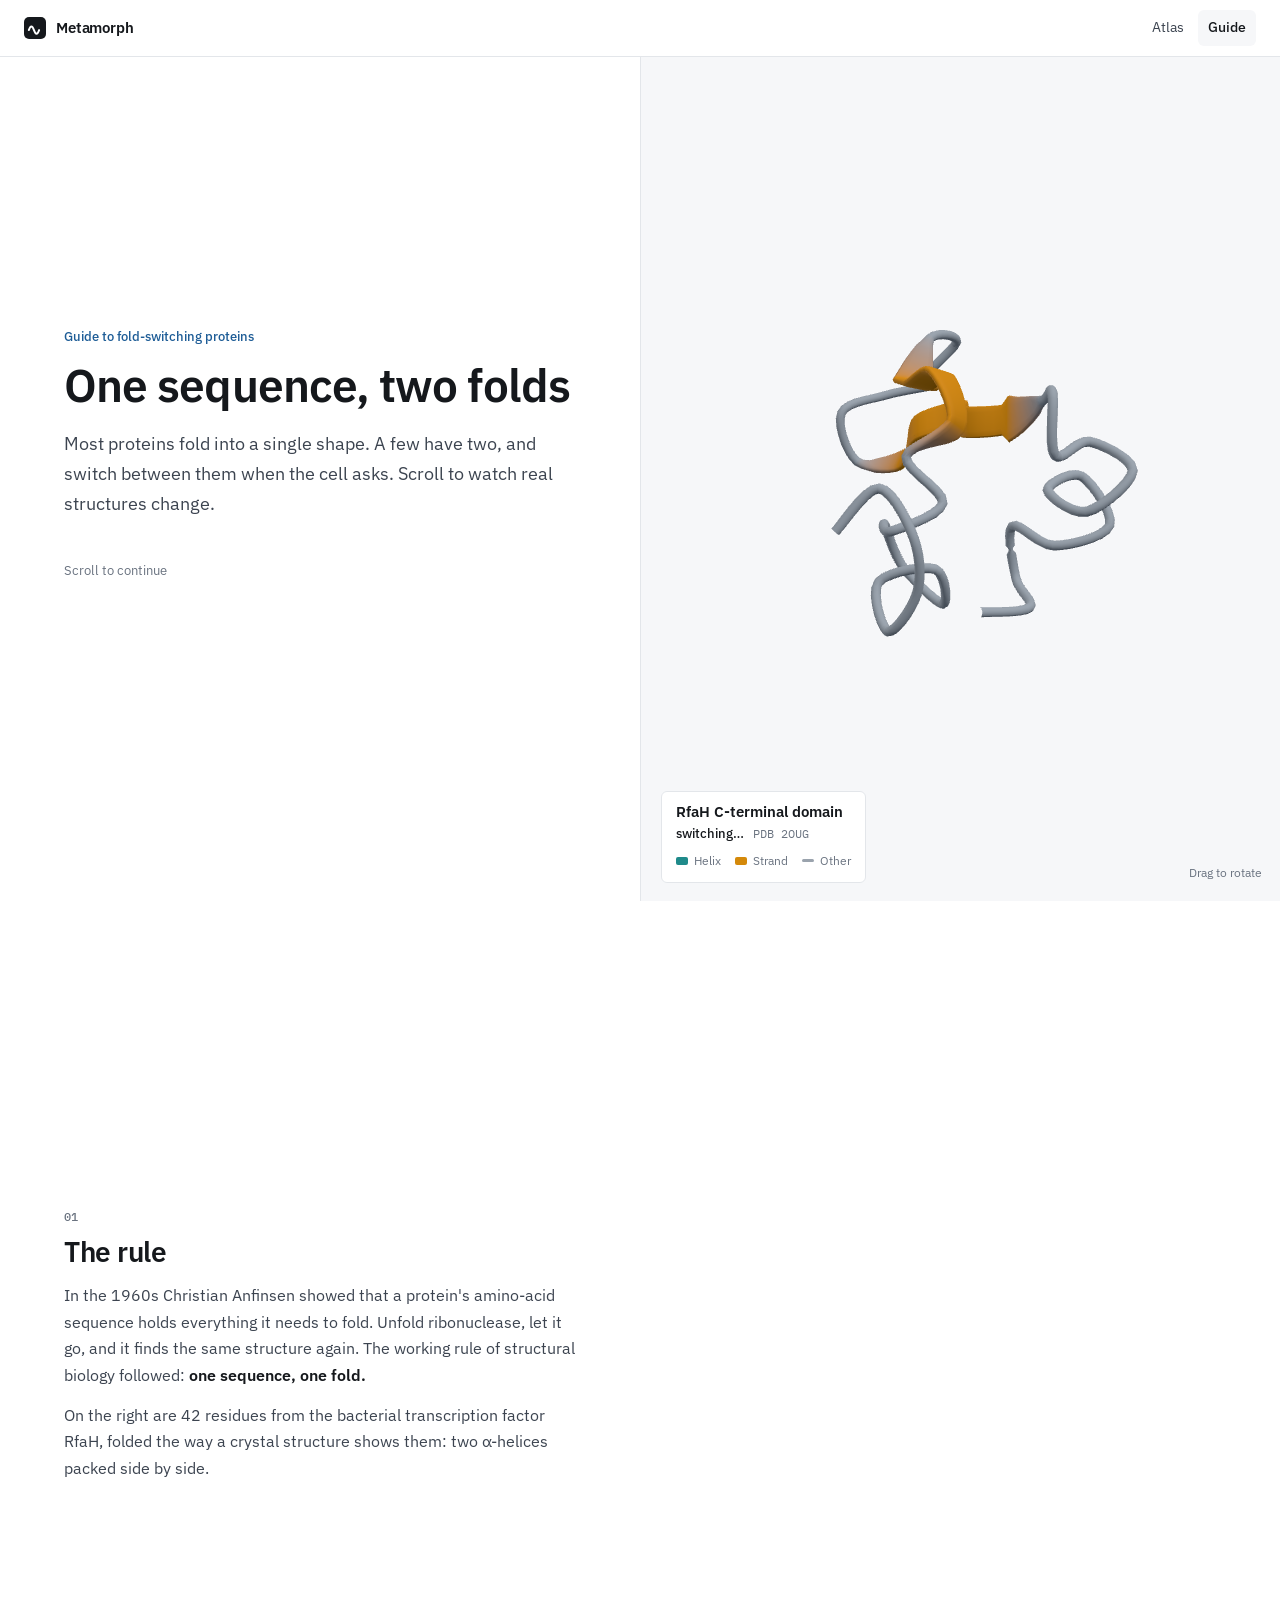
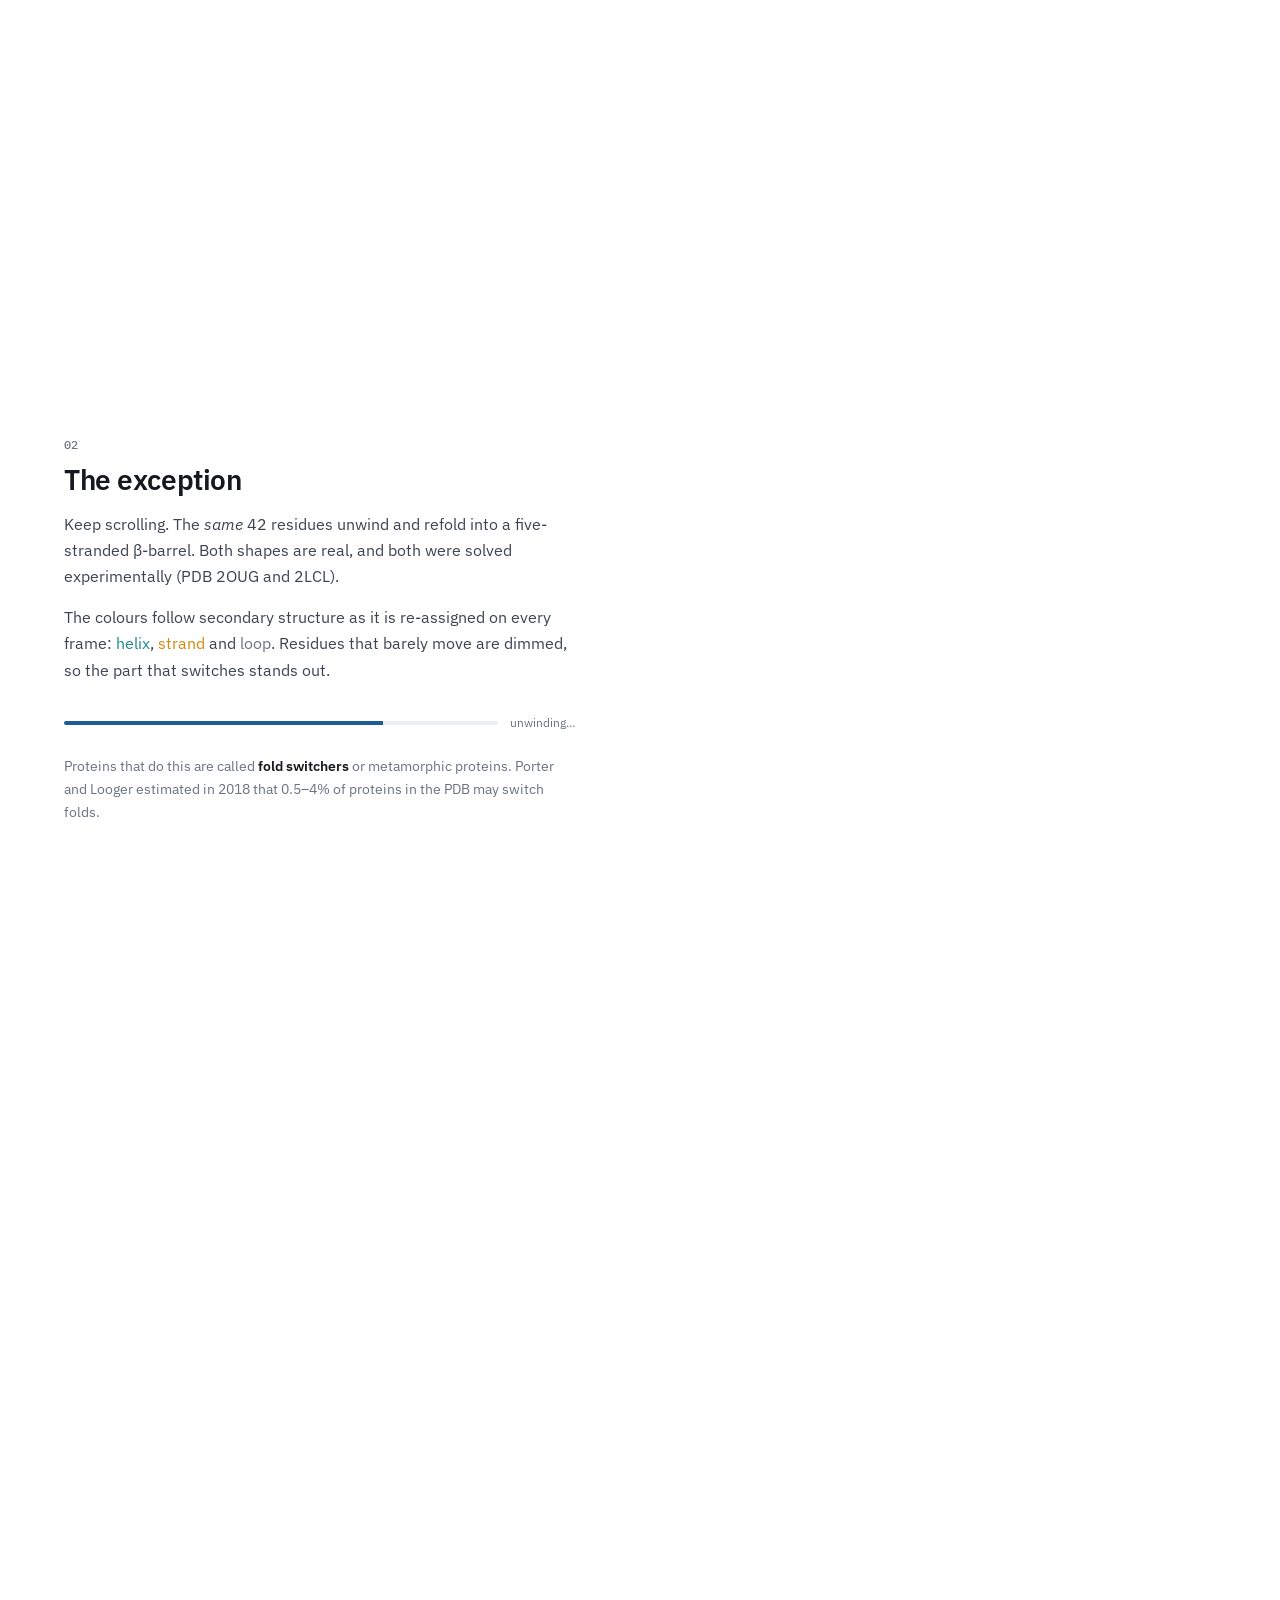
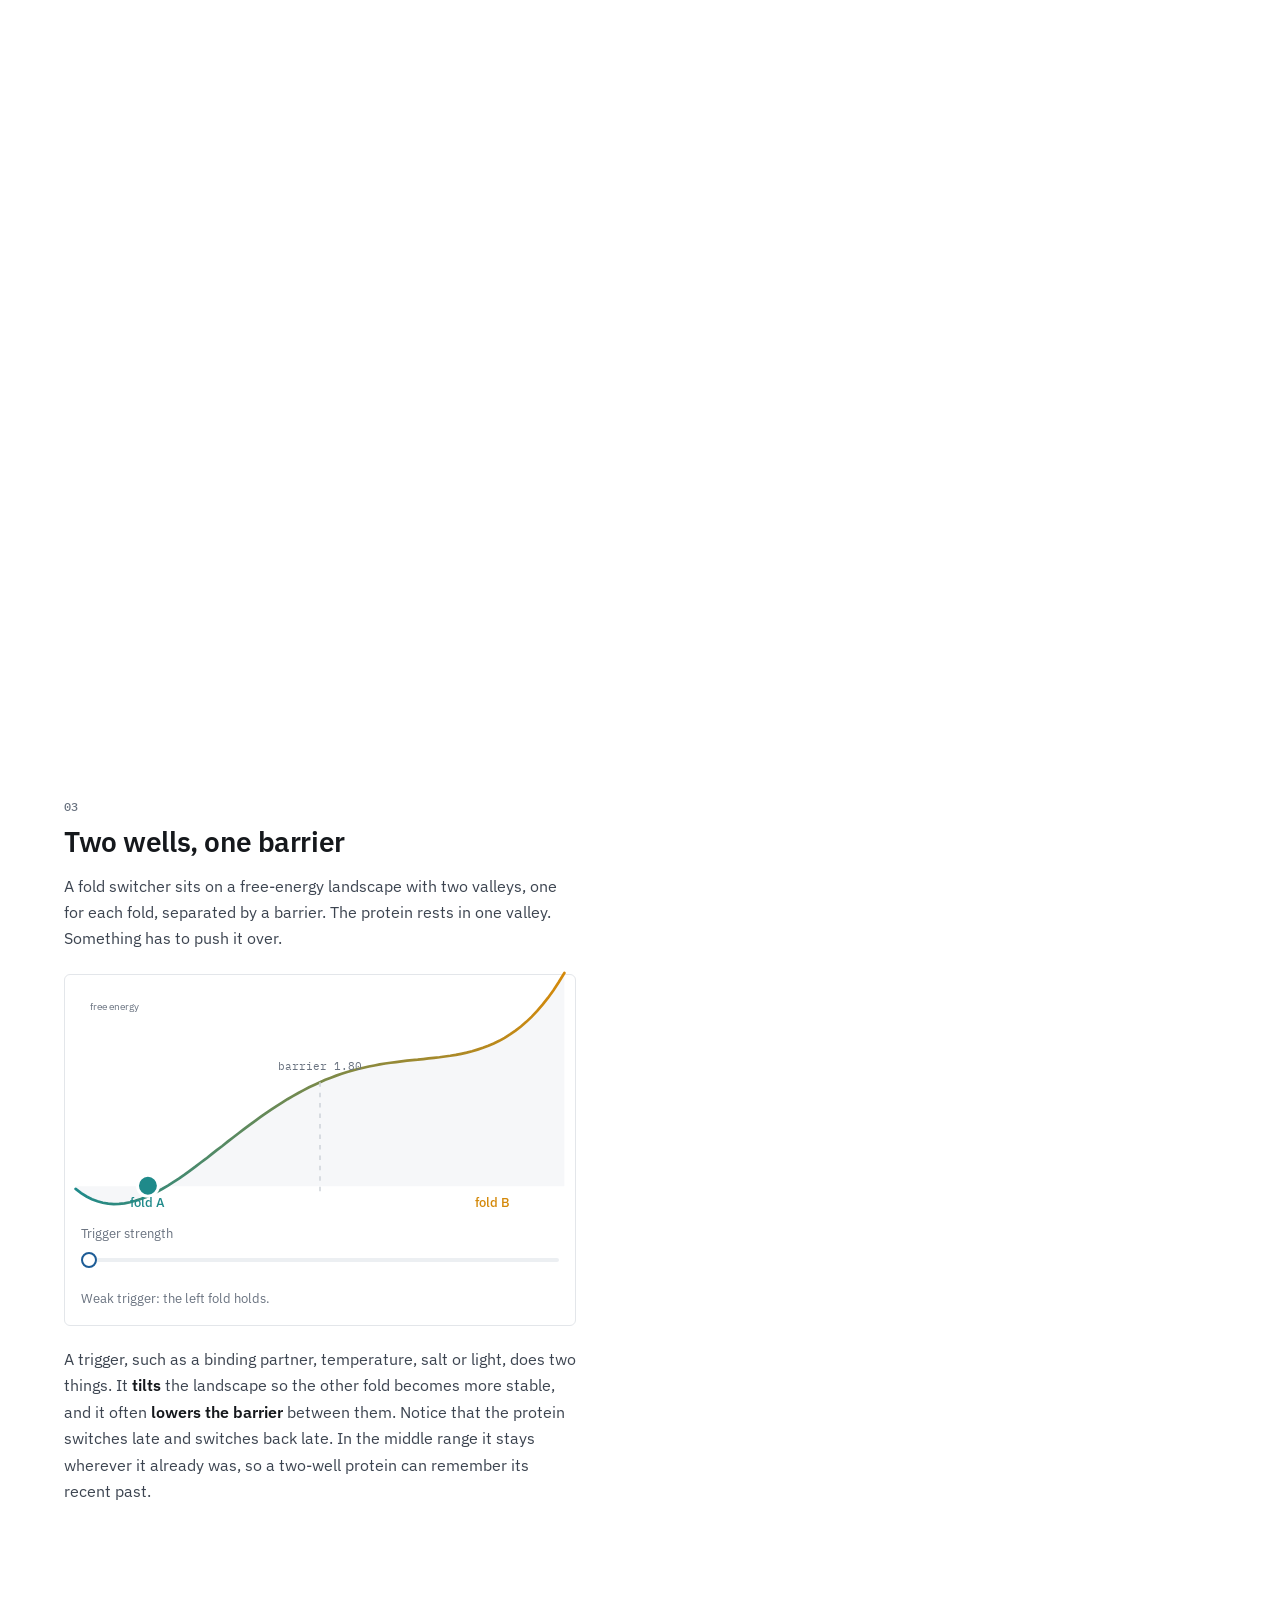
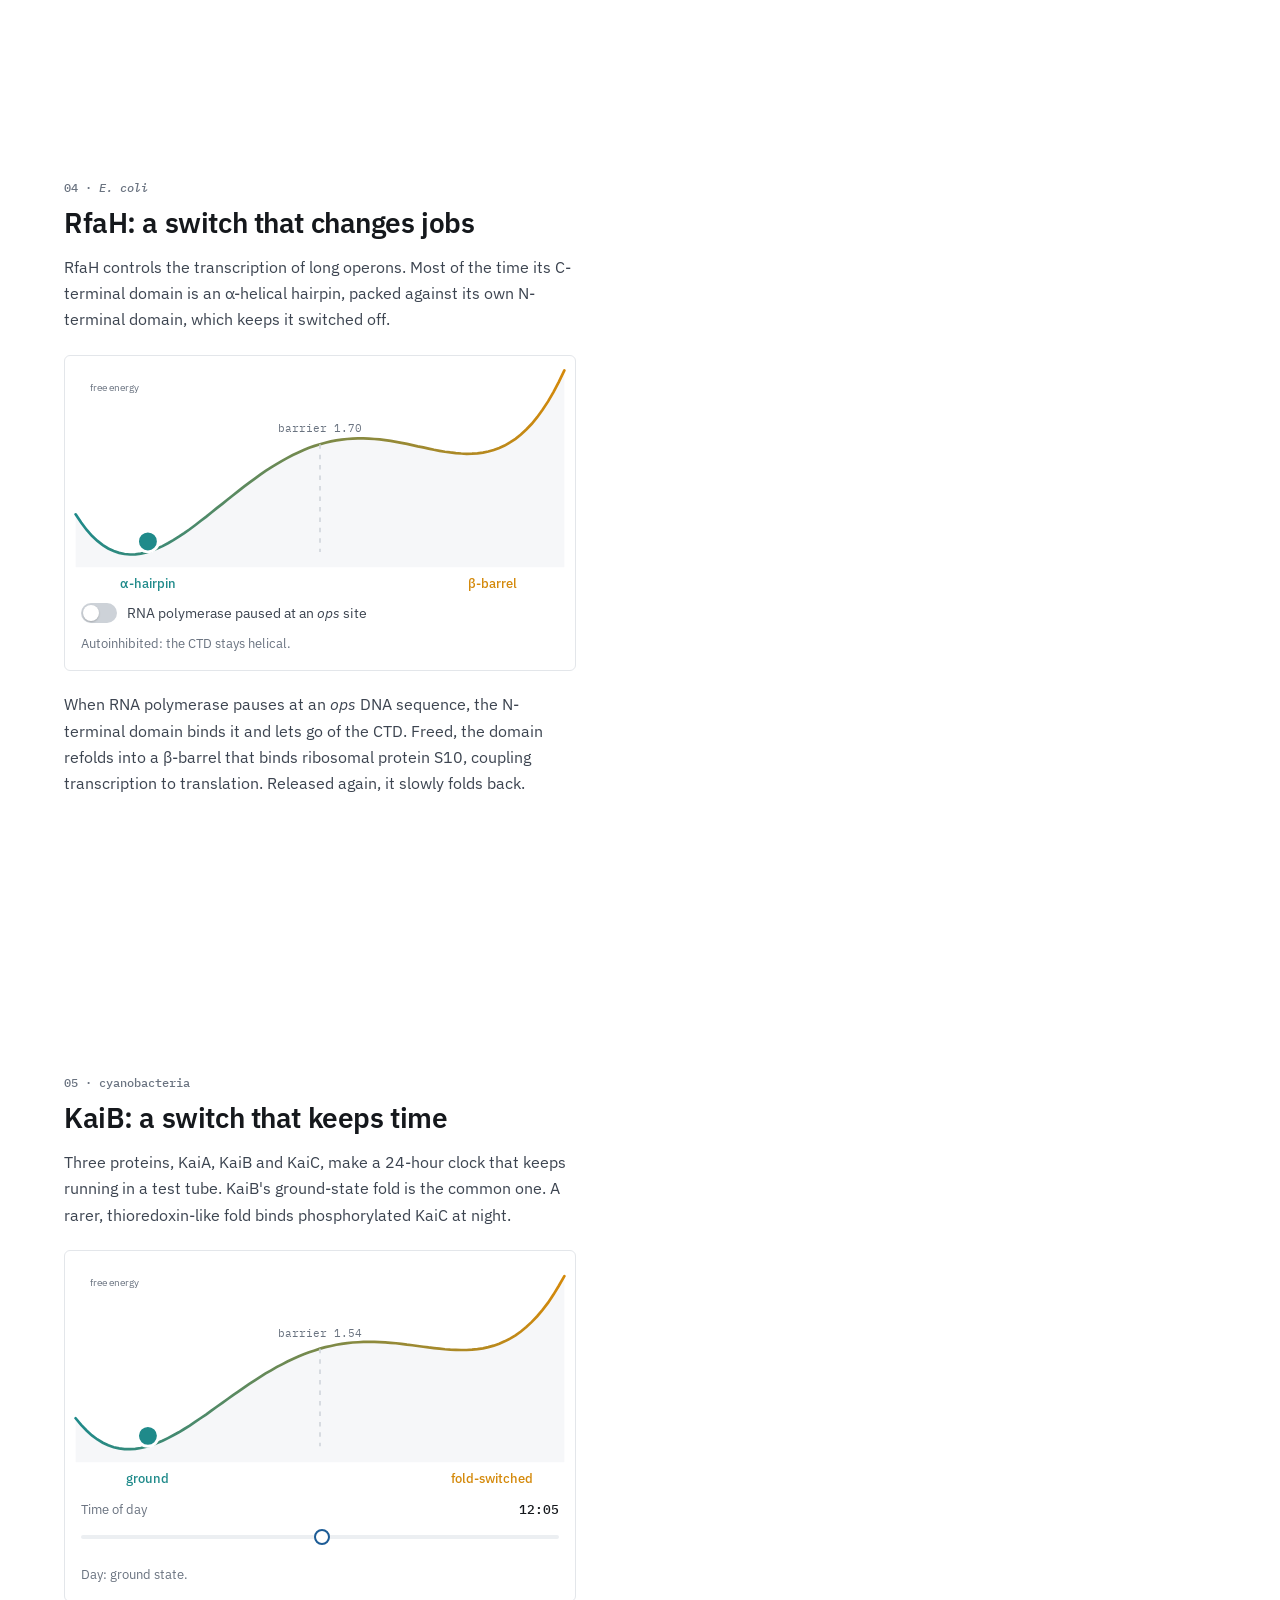
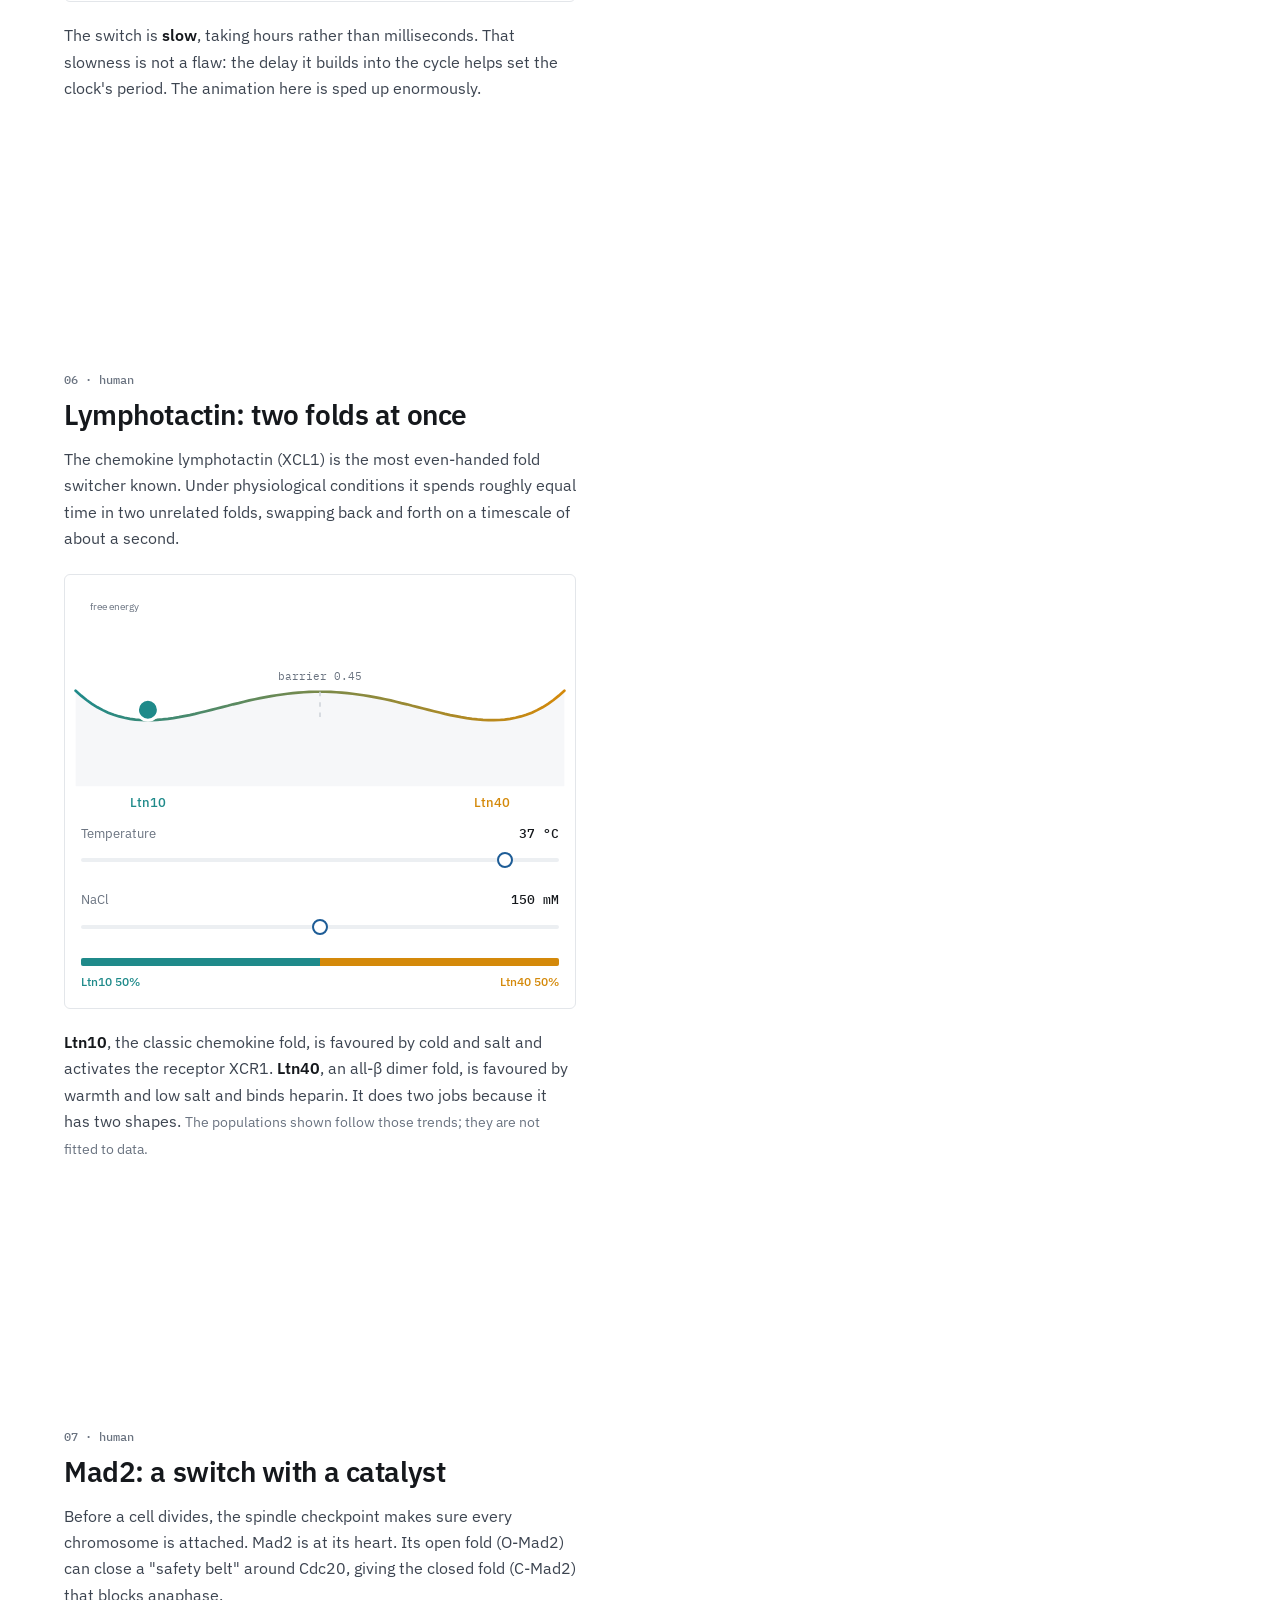
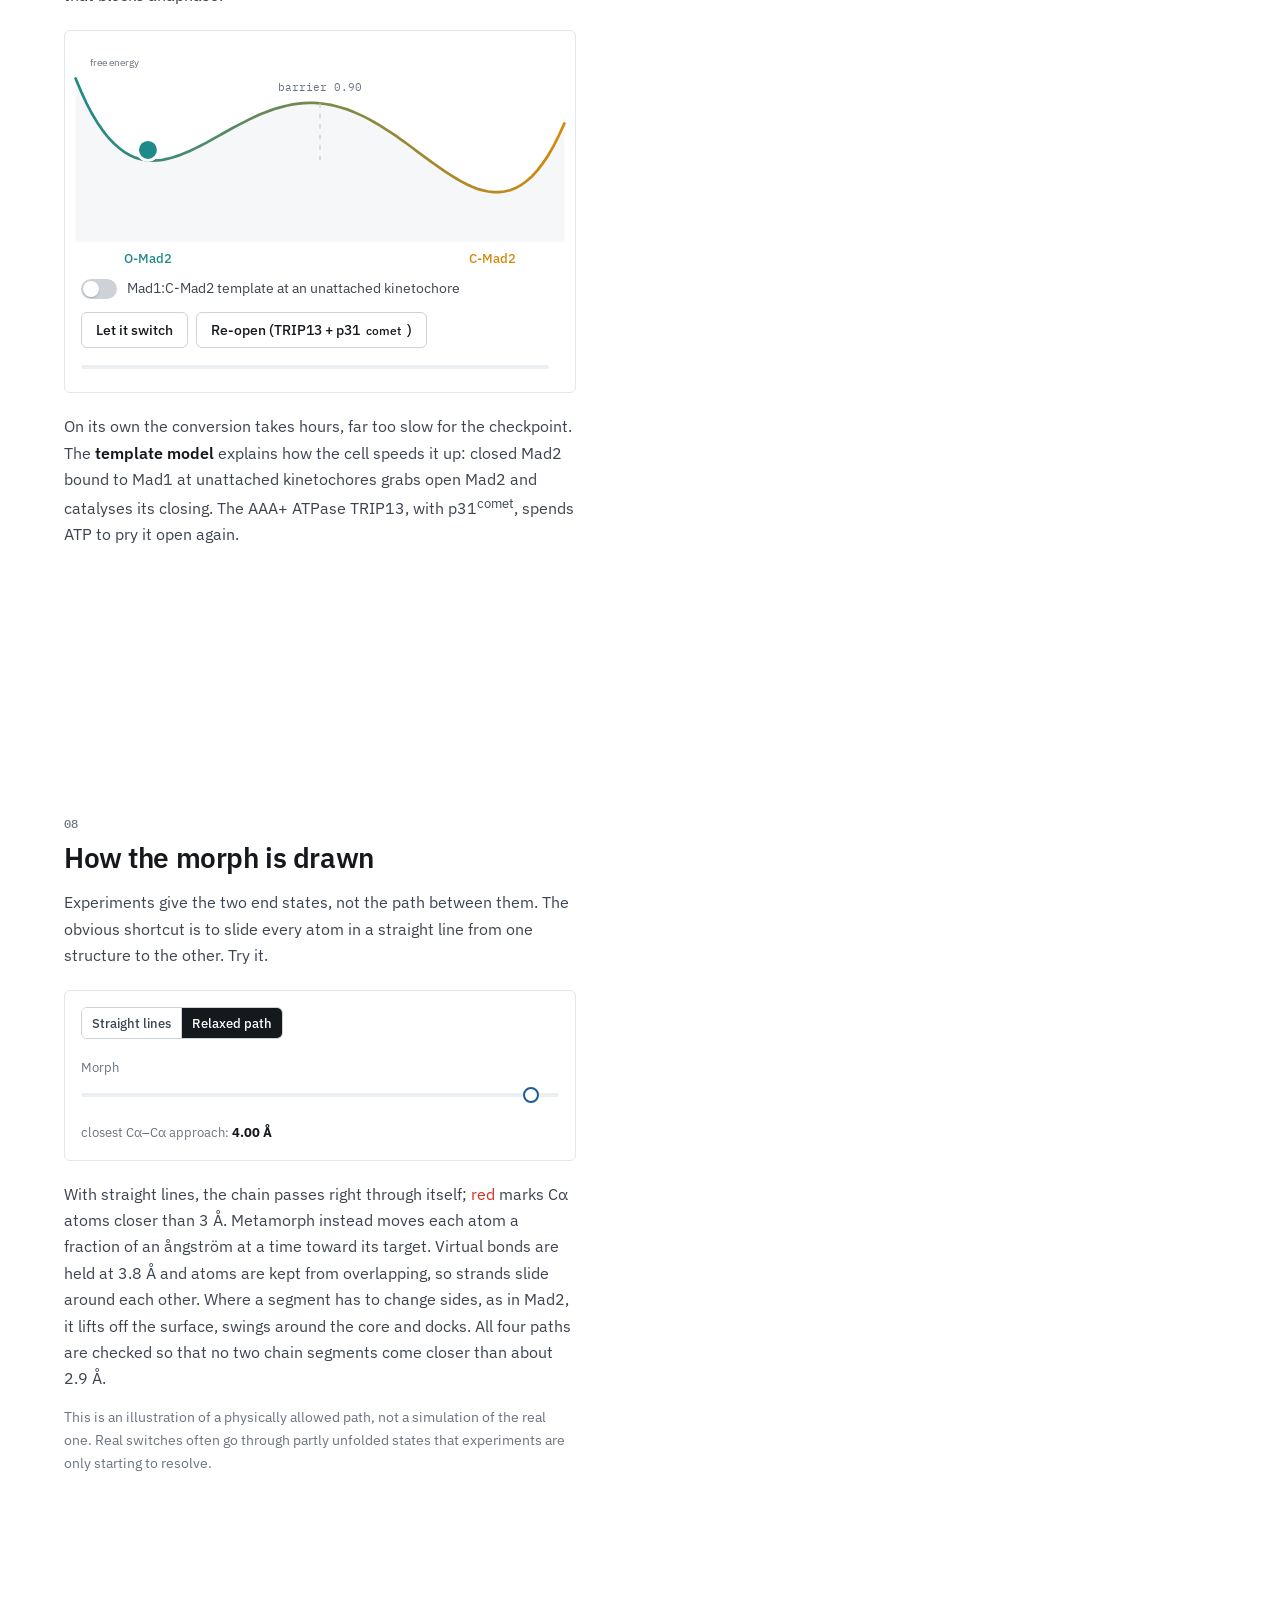
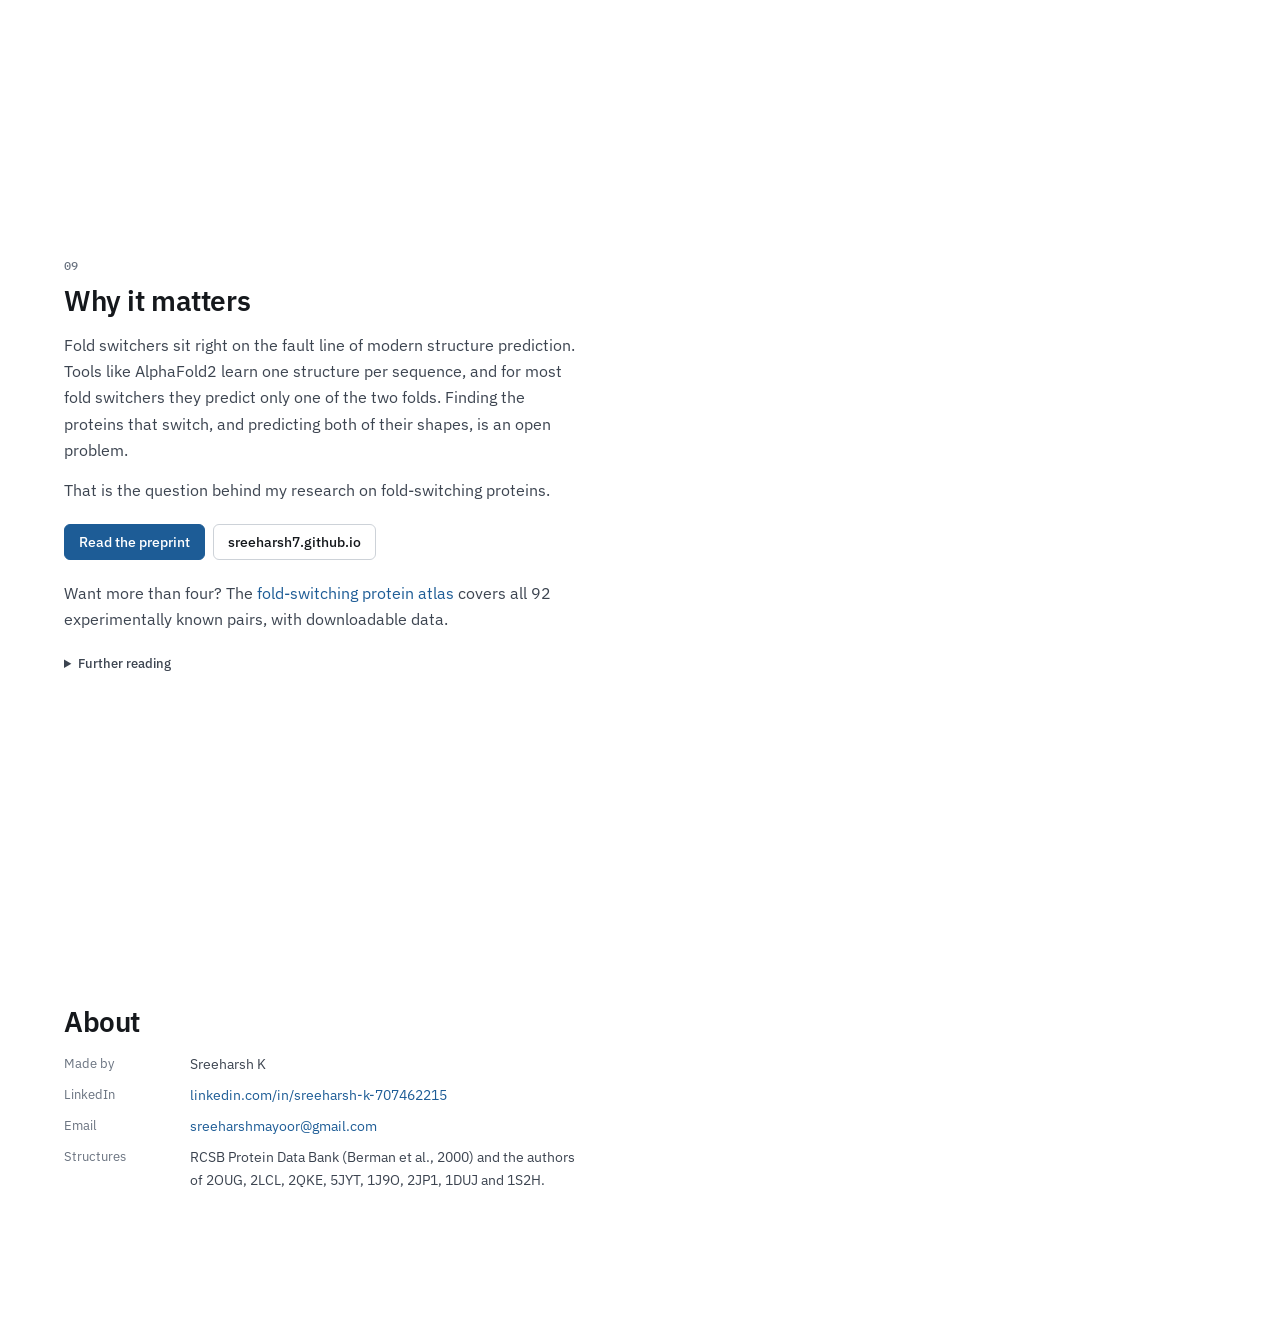
<file: index.html>
<!doctype html>
<html lang="en">
<head>
<meta charset="utf-8">
<meta name="viewport" content="width=device-width, initial-scale=1, viewport-fit=cover">
<title>Fold Switching Guide</title>
<meta name="description" content="One sequence, two folds. An interactive guide to fold-switching proteins, drawn from real PDB structures.">
<meta name="theme-color" content="#ffffff">
<meta property="og:title" content="Metamorph: one sequence, two folds">
<meta property="og:description" content="An interactive guide to fold-switching proteins: RfaH, KaiB, lymphotactin and Mad2, morphing between their real structures.">
<meta property="og:type" content="website">
<link rel="icon" href="data:image/svg+xml,%3Csvg xmlns='http://www.w3.org/2000/svg' viewBox='0 0 32 32'%3E%3Crect width='32' height='32' rx='6' fill='%2315181c'/%3E%3Cpath d='M7 19c2.5-7 5-7 7.5 0s5 7 7.5 0' fill='none' stroke='%23ffffff' stroke-width='2.6' stroke-linecap='round'/%3E%3C/svg%3E">
<link rel="preconnect" href="https://fonts.googleapis.com">
<link rel="preconnect" href="https://fonts.gstatic.com" crossorigin>
<link href="https://fonts.googleapis.com/css2?family=IBM+Plex+Mono:wght@400;500&family=IBM+Plex+Sans:wght@400;500;600&display=swap" rel="stylesheet">
<link rel="stylesheet" href="css/base.css?v=20261028">
<link rel="stylesheet" href="css/style.css?v=20261028">
<script type="importmap">
{ "imports": { "three": "./vendor/three/build/three.module.min.js" } }
</script>
</head>
<body>
<header class="site-header">
  <div class="header-row header-full">
    <a class="brand" href="atlas.html"><span class="mark" aria-hidden="true"></span>Metamorph</a>
    <nav class="nav" aria-label="Main">
      <a href="atlas.html">Atlas</a>
      <a href="index.html" aria-current="page">Guide</a>
    </nav>
  </div>
</header>

<div class="layout">
  <!-- sticky viewer -->
  <aside class="stage" aria-label="3D structure viewer">
    <canvas id="view"></canvas>
    <div class="stage-loading" id="stageLoading"><span></span>Fetching structures from RCSB PDB…</div>
    <div class="stage-caption">
      <div class="cap-name" id="capName">RfaH C-terminal domain</div>
      <div class="cap-state"><span id="capState">α-helical hairpin</span> <span class="cap-pdb" id="capPdb">PDB 2OUG</span></div>
      <div class="legend"><i class="lg helix"></i>Helix <i class="lg strand"></i>Strand <i class="lg coil"></i>Other</div>
    </div>
    <div class="stage-hint">Drag to rotate</div>
  </aside>

  <main class="essay" id="top">
    <section class="step hero" data-step="hero">
      <p class="kicker">Guide to fold-switching proteins</p>
      <h1>One sequence, two folds</h1>
      <p class="lede">Most proteins fold into a single shape. A few have two, and switch between them when the cell asks. Scroll to watch real structures change.</p>
      <p class="scroll-cue" aria-hidden="true">Scroll to continue</p>
    </section>

    <section class="step" data-step="rule">
      <p class="num">01</p>
      <h2>The rule</h2>
      <p>In the 1960s Christian Anfinsen showed that a protein's amino-acid sequence holds everything it needs to fold. Unfold ribonuclease, let it go, and it finds the same structure again. The working rule of structural biology followed: <strong>one sequence, one fold.</strong></p>
      <p>On the right are 42 residues from the bacterial transcription factor RfaH, folded the way a crystal structure shows them: two α-helices packed side by side.</p>
    </section>

    <section class="step tall" data-step="exception" id="exception">
      <p class="num">02</p>
      <h2>The exception</h2>
      <p>Keep scrolling. The <em>same</em> 42 residues unwind and refold into a five-stranded β-barrel. Both shapes are real, and both were solved experimentally (PDB 2OUG and 2LCL).</p>
      <p>The colours follow secondary structure as it is re-assigned on every frame: <span class="t-helix">helix</span>, <span class="t-strand">strand</span> and <span class="t-coil">loop</span>. Residues that barely move are dimmed, so the part that switches stands out.</p>
      <div class="scrub" aria-hidden="true"><div class="scrub-bar"><i id="scrubFill"></i></div><span id="scrubLabel">α-hairpin</span></div>
      <p class="aside">Proteins that do this are called <strong>fold switchers</strong> or metamorphic proteins. Porter and Looger estimated in 2018 that 0.5–4% of proteins in the PDB may switch folds.</p>
    </section>

    <section class="step" data-step="landscape">
      <p class="num">03</p>
      <h2>Two wells, one barrier</h2>
      <p>A fold switcher sits on a free-energy landscape with two valleys, one for each fold, separated by a barrier. The protein rests in one valley. Something has to push it over.</p>
      <div class="card">
        <div class="ls-host" id="lsGeneric"></div>
        <label class="ctrl"><span>Trigger strength</span><input type="range" id="trigGeneric" min="0" max="100" value="0" aria-label="Trigger strength"></label>
        <p class="ctrl-note" id="noteGeneric">No trigger: the left fold is stable.</p>
      </div>
      <p>A trigger, such as a binding partner, temperature, salt or light, does two things. It <strong>tilts</strong> the landscape so the other fold becomes more stable, and it often <strong>lowers the barrier</strong> between them. Notice that the protein switches late and switches back late. In the middle range it stays wherever it already was, so a two-well protein can remember its recent past.</p>
    </section>

    <section class="step" data-step="rfah" id="rfah">
      <p class="num">04 · <i>E. coli</i></p>
      <h2>RfaH: a switch that changes jobs</h2>
      <p>RfaH controls the transcription of long operons. Most of the time its C-terminal domain is an α-helical hairpin, packed against its own N-terminal domain, which keeps it switched off.</p>
      <div class="card">
        <div class="ls-host" id="lsRfah"></div>
        <label class="toggle"><input type="checkbox" id="trigRfah"><span>RNA polymerase paused at an <i>ops</i> site</span></label>
        <p class="ctrl-note" id="noteRfah">Autoinhibited: the CTD stays helical.</p>
      </div>
      <p>When RNA polymerase pauses at an <i>ops</i> DNA sequence, the N-terminal domain binds it and lets go of the CTD. Freed, the domain refolds into a β-barrel that binds ribosomal protein S10, coupling transcription to translation. Released again, it slowly folds back.</p>
    </section>

    <section class="step" data-step="kaib">
      <p class="num">05 · cyanobacteria</p>
      <h2>KaiB: a switch that keeps time</h2>
      <p>Three proteins, KaiA, KaiB and KaiC, make a 24-hour clock that keeps running in a test tube. KaiB's ground-state fold is the common one. A rarer, thioredoxin-like fold binds phosphorylated KaiC at night.</p>
      <div class="card">
        <div class="ls-host" id="lsKaib"></div>
        <label class="ctrl"><span>Time of day <b id="clockLabel">12:00</b></span><input type="range" id="trigKaib" min="0" max="240" value="120" aria-label="Time of day"></label>
        <p class="ctrl-note" id="noteKaib">Day: ground state.</p>
      </div>
      <p>The switch is <strong>slow</strong>, taking hours rather than milliseconds. That slowness is not a flaw: the delay it builds into the cycle helps set the clock's period. The animation here is sped up enormously.</p>
    </section>

    <section class="step" data-step="ltn">
      <p class="num">06 · human</p>
      <h2>Lymphotactin: two folds at once</h2>
      <p>The chemokine lymphotactin (XCL1) is the most even-handed fold switcher known. Under physiological conditions it spends roughly equal time in two unrelated folds, swapping back and forth on a timescale of about a second.</p>
      <div class="card">
        <div class="ls-host" id="lsLtn"></div>
        <label class="ctrl"><span>Temperature <b id="tempLabel">37 °C</b></span><input type="range" id="trigTemp" min="10" max="40" value="37" aria-label="Temperature"></label>
        <label class="ctrl"><span>NaCl <b id="saltLabel">150 mM</b></span><input type="range" id="trigSalt" min="0" max="300" value="150" step="10" aria-label="Salt concentration"></label>
        <div class="pop" aria-live="polite"><div class="pop-bar"><i id="popA"></i><i id="popB"></i></div><div class="pop-labels"><span class="t-helix" id="popAl">Ltn10 50%</span><span class="t-strand" id="popBl">Ltn40 50%</span></div></div>
      </div>
      <p><strong>Ltn10</strong>, the classic chemokine fold, is favoured by cold and salt and activates the receptor XCR1. <strong>Ltn40</strong>, an all-β dimer fold, is favoured by warmth and low salt and binds heparin. It does two jobs because it has two shapes. <span class="aside-inline">The populations shown follow those trends; they are not fitted to data.</span></p>
    </section>

    <section class="step" data-step="mad2">
      <p class="num">07 · human</p>
      <h2>Mad2: a switch with a catalyst</h2>
      <p>Before a cell divides, the spindle checkpoint makes sure every chromosome is attached. Mad2 is at its heart. Its open fold (O-Mad2) can close a "safety belt" around Cdc20, giving the closed fold (C-Mad2) that blocks anaphase.</p>
      <div class="card">
        <div class="ls-host" id="lsMad2"></div>
        <label class="toggle"><input type="checkbox" id="trigMad2"><span>Mad1:C-Mad2 template at an unattached kinetochore</span></label>
        <div class="row"><button class="btn" id="goMad2">Let it switch</button><button class="btn ghost" id="resetMad2">Re-open (TRIP13 + p31<sup>comet</sup>)</button></div>
        <div class="wait" id="waitMad2"><div class="wait-bar"><i id="waitFill"></i></div><span id="waitLabel"></span></div>
      </div>
      <p>On its own the conversion takes hours, far too slow for the checkpoint. The <strong>template model</strong> explains how the cell speeds it up: closed Mad2 bound to Mad1 at unattached kinetochores grabs open Mad2 and catalyses its closing. The AAA+ ATPase TRIP13, with p31<sup>comet</sup>, spends ATP to pry it open again.</p>
    </section>

    <section class="step" data-step="drawing" id="drawing">
      <p class="num">08</p>
      <h2>How the morph is drawn</h2>
      <p>Experiments give the two end states, not the path between them. The obvious shortcut is to slide every atom in a straight line from one structure to the other. Try it.</p>
      <div class="card">
        <div class="seg" role="group" aria-label="Interpolation method"><button class="seg-btn" id="mLinear">Straight lines</button><button class="seg-btn on" id="mRelaxed">Relaxed path</button></div>
        <label class="ctrl"><span>Morph</span><input type="range" id="scrubDraw" min="0" max="1000" value="500" aria-label="Morph progress"></label>
        <p class="readout" id="drawReadout">closest Cα–Cα approach: –</p>
      </div>
      <p>With straight lines, the chain passes right through itself; <span class="t-clash">red</span> marks Cα atoms closer than 3 Å. Metamorph instead moves each atom a fraction of an ångström at a time toward its target. Virtual bonds are held at 3.8 Å and atoms are kept from overlapping, so strands slide around each other. Where a segment has to change sides, as in Mad2, it lifts off the surface, swings around the core and docks. All four paths are checked so that no two chain segments come closer than about 2.9 Å.</p>
      <p class="aside">This is an illustration of a physically allowed path, not a simulation of the real one. Real switches often go through partly unfolded states that experiments are only starting to resolve.</p>
    </section>

    <section class="step" data-step="why">
      <p class="num">09</p>
      <h2>Why it matters</h2>
      <p>Fold switchers sit right on the fault line of modern structure prediction. Tools like AlphaFold2 learn one structure per sequence, and for most fold switchers they predict only one of the two folds. Finding the proteins that switch, and predicting both of their shapes, is an open problem.</p>
      <p>That is the question behind my research on fold-switching proteins.</p>
      <div class="links">
        <a class="btn primary" href="https://www.biorxiv.org/content/10.64898/2026.08.16.745091v1" target="_blank" rel="noopener">Read the preprint</a>
        <a class="btn" href="https://sreeharsh7.github.io" target="_blank" rel="noopener">sreeharsh7.github.io</a>
      </div>
      <p>Want more than four? The <a href="atlas.html">fold-switching protein atlas</a> covers all 92 experimentally known pairs, with downloadable data.</p>
      <details class="refs">
        <summary>Further reading</summary>
        <ul>
          <li>Anfinsen (1973) Principles that govern the folding of protein chains. <i>Science</i>.</li>
          <li>Porter &amp; Looger (2018) Extant fold-switching proteins are widespread. <i>PNAS</i>.</li>
          <li>Burmann et al. (2012) An α helix to β barrel domain switch transforms the transcription factor RfaH into a translation factor. <i>Cell</i>.</li>
          <li>Chang et al. (2015) A protein fold switch joins the circadian oscillator to clock output in cyanobacteria. <i>Science</i>.</li>
          <li>Tuinstra et al. (2008) Interconversion between two unrelated protein folds in the lymphotactin native state. <i>PNAS</i>.</li>
          <li>Luo et al. (2004) The Mad2 spindle checkpoint protein has two distinct natively folded states. <i>Nat Struct Mol Biol</i>.</li>
          <li>De Antoni et al. (2005) The Mad1/Mad2 complex as a template for Mad2 activation in the spindle assembly checkpoint. <i>Curr Biol</i>.</li>
          <li>Chakravarty &amp; Porter (2022) AlphaFold2 fails to predict protein fold switching. <i>Protein Sci</i>.</li>
        </ul>
      </details>
    </section>


    <footer class="step credits" data-step="credits">
      <h2>About</h2>
      <dl>
        <dt>Made by</dt><dd>Sreeharsh K</dd>
        <dt>LinkedIn</dt><dd><a href="https://www.linkedin.com/in/sreeharsh-k-707462215/" target="_blank" rel="noopener">linkedin.com/in/sreeharsh-k-707462215</a></dd>
        <dt>Email</dt><dd><a href="mailto:sreeharshmayoor@gmail.com">sreeharshmayoor@gmail.com</a></dd>
        <dt>Structures</dt><dd>RCSB Protein Data Bank (Berman et al., 2000) and the authors of 2OUG, 2LCL, 2QKE, 5JYT, 1J9O, 2JP1, 1DUJ and 1S2H.</dd>
      </dl>
    </footer>
  </main>
</div>
<script type="module" src="js/app.js?v=20261028"></script>
</body>
</html>
</file>
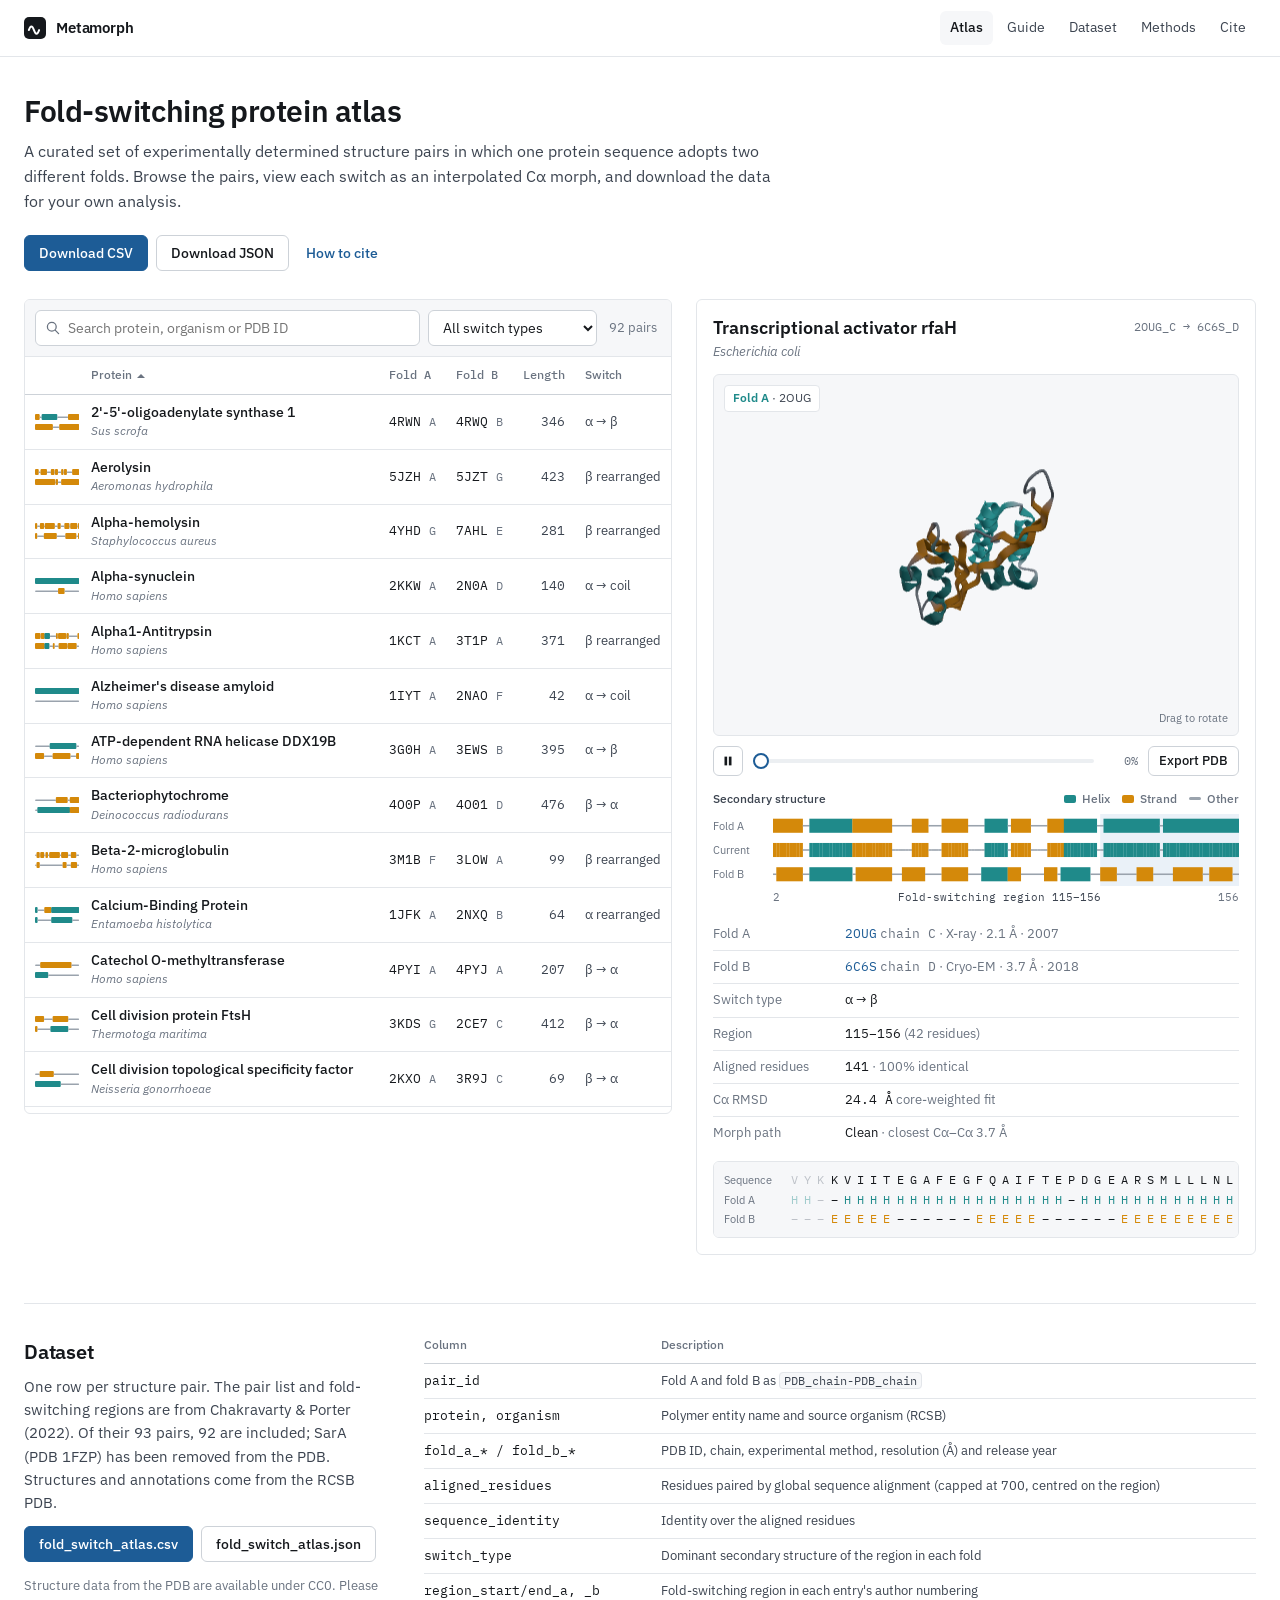
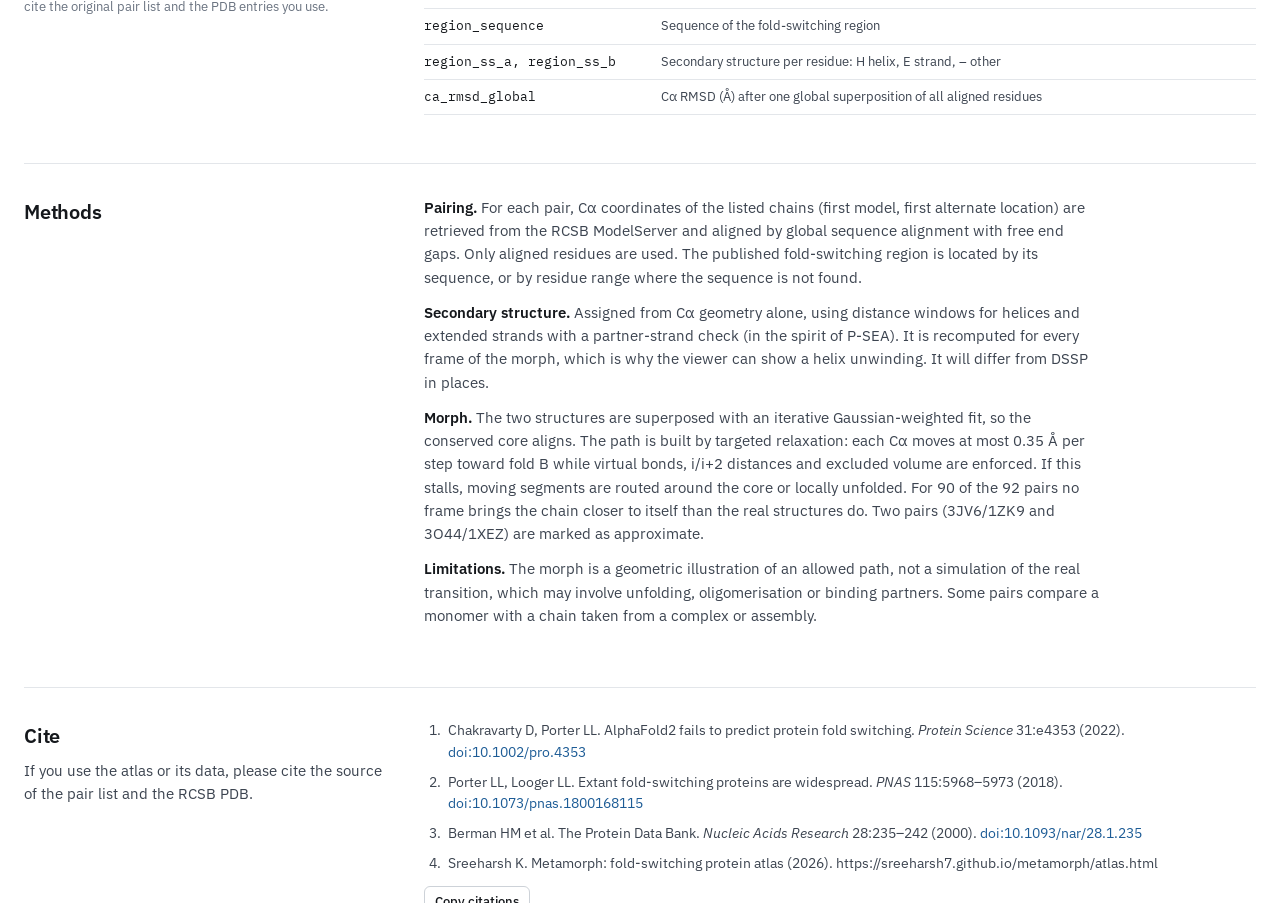
<file: atlas.html>
<!doctype html>
<html lang="en">
<head>
<meta charset="utf-8">
<meta name="viewport" content="width=device-width, initial-scale=1, viewport-fit=cover">
<title>Fold-Switching Protein Atlas</title>
<meta name="description" content="A curated, downloadable set of 92 experimentally determined protein structure pairs in which one sequence adopts two different folds, with an interactive structure viewer.">
<meta name="theme-color" content="#ffffff">
<meta property="og:title" content="Fold-Switching Protein Atlas">
<meta property="og:description" content="92 experimentally determined fold-switching structure pairs. Browse, visualise and download.">
<link rel="icon" href="data:image/svg+xml,%3Csvg xmlns='http://www.w3.org/2000/svg' viewBox='0 0 32 32'%3E%3Crect width='32' height='32' rx='6' fill='%2315181c'/%3E%3Cpath d='M7 19c2.5-7 5-7 7.5 0s5 7 7.5 0' fill='none' stroke='%23ffffff' stroke-width='2.6' stroke-linecap='round'/%3E%3C/svg%3E">
<link rel="preconnect" href="https://fonts.googleapis.com">
<link rel="preconnect" href="https://fonts.gstatic.com" crossorigin>
<link href="https://fonts.googleapis.com/css2?family=IBM+Plex+Mono:wght@400;500&family=IBM+Plex+Sans:wght@400;500;600&display=swap" rel="stylesheet">
<link rel="stylesheet" href="css/base.css?v=20261028">
<link rel="stylesheet" href="css/atlas.css?v=20261028">
<script type="importmap">
{ "imports": { "three": "./vendor/three/build/three.module.min.js" } }
</script>
</head>
<body>
<header class="site-header">
  <div class="wrap header-row">
    <a class="brand" href="atlas.html"><span class="mark" aria-hidden="true"></span>Metamorph</a>
    <nav class="nav" aria-label="Main">
      <a href="atlas.html" aria-current="page">Atlas</a>
      <a href="index.html">Guide</a>
      <a href="#dataset">Dataset</a>
      <a href="#methods">Methods</a>
      <a href="#cite">Cite</a>
    </nav>
  </div>
</header>

<main>
  <section class="intro wrap">
    <h1>Fold-switching protein atlas</h1>
    <p class="intro-text">A curated set of experimentally determined structure pairs in which one protein sequence adopts two different folds. Browse the pairs, view each switch as an interpolated Cα morph, and download the data for your own analysis.</p>
    <div class="actions">
      <a class="btn primary" href="data/fold_switch_atlas.csv" download>Download CSV</a>
      <a class="btn" href="data/fold_switch_atlas.json" download>Download JSON</a>
      <a class="btn plain" href="#cite">How to cite</a>
    </div>
  </section>

  <section class="workspace wrap" aria-label="Browse pairs">
    <div class="browser">
      <div class="toolbar">
        <label class="search"><span class="sr">Search</span>
          <svg viewBox="0 0 20 20" aria-hidden="true"><circle cx="8.5" cy="8.5" r="5.5"/><path d="M13 13l4 4"/></svg>
          <input id="q" type="search" placeholder="Search protein, organism or PDB ID" autocomplete="off" spellcheck="false">
        </label>
        <label class="select"><span class="sr">Switch type</span>
          <select id="type"><option value="all">All switch types</option></select>
        </label>
        <span class="result-count" id="resultCount" aria-live="polite"></span>
      </div>
      <div class="table-scroll">
        <table class="pairs" id="pairs">
          <thead>
            <tr>
              <th class="c-glyph" scope="col"><span class="sr">Region secondary structure</span></th>
              <th class="c-name" scope="col"><button data-sort="title">Protein</button></th>
              <th class="c-pdb" scope="col"><button data-sort="pdbA">Fold A</button></th>
              <th class="c-pdb c-b" scope="col"><button data-sort="pdbB">Fold B</button></th>
              <th class="c-num" scope="col"><button data-sort="len">Length</button></th>
              <th class="c-type" scope="col"><button data-sort="type">Switch</button></th>
            </tr>
          </thead>
          <tbody id="rows"></tbody>
        </table>
      </div>
    </div>

    <aside class="detail" aria-label="Selected pair">
      <div class="detail-head">
        <div>
          <h2 id="dName">—</h2>
          <p class="d-org" id="dOrg"></p>
        </div>
        <span class="d-pair" id="dPair"></span>
      </div>

      <div class="viewport">
        <canvas id="view" aria-label="Structure viewer: drag to rotate"></canvas>
        <div class="vp-state" id="dState"></div>
        <div class="vp-hint">Drag to rotate</div>
        <div class="computing" id="computing" hidden><span class="spinner"></span><span id="computingText">Computing path…</span></div>
      </div>

      <div class="controls">
        <button class="icon-btn" id="play" aria-label="Pause"><svg viewBox="0 0 16 16" aria-hidden="true"><rect x="4" y="3" width="3" height="10"/><rect x="9" y="3" width="3" height="10"/></svg></button>
        <input type="range" id="scrub" min="0" max="1000" value="0" aria-label="Morph progress">
        <span class="pct" id="pct">0%</span>
        <button class="btn small" id="exportPdb" title="Download the morph as a multi-model Cα PDB file">Export PDB</button>
      </div>

      <div class="track-block">
        <div class="block-title"><span>Secondary structure</span>
          <span class="legend"><i class="sw helix"></i>Helix <i class="sw strand"></i>Strand <i class="sw coil"></i>Other</span>
        </div>
        <div class="track-wrap">
          <div class="track-rows" aria-hidden="true"><span>Fold A</span><span>Current</span><span>Fold B</span></div>
          <svg id="track" class="track" viewBox="0 0 600 92" preserveAspectRatio="none" role="img" aria-label="Secondary structure along the chain for fold A, the current frame and fold B"></svg>
        </div>
        <div class="track-axis"><span id="tStart"></span><span id="tRegion"></span><span id="tEnd"></span></div>
      </div>

      <table class="meta" id="meta"><tbody></tbody></table>
      <div class="region-seq" id="regionSeq"></div>
    </aside>
  </section>


  <section class="section wrap" id="dataset">
    <div class="section-grid">
      <div>
        <h2>Dataset</h2>
        <p>One row per structure pair. The pair list and fold-switching regions are from Chakravarty &amp; Porter (2022). Of their 93 pairs, 92 are included; SarA (PDB 1FZP) has been removed from the PDB. Structures and annotations come from the RCSB PDB.</p>
        <div class="actions">
          <a class="btn primary" href="data/fold_switch_atlas.csv" download>fold_switch_atlas.csv</a>
          <a class="btn" href="data/fold_switch_atlas.json" download>fold_switch_atlas.json</a>
        </div>
        <p class="note">Structure data from the PDB are available under CC0. Please cite the original pair list and the PDB entries you use.</p>
      </div>
      <table class="fields">
        <thead><tr><th scope="col">Column</th><th scope="col">Description</th></tr></thead>
        <tbody>
          <tr><td>pair_id</td><td>Fold A and fold B as <code>PDB_chain-PDB_chain</code></td></tr>
          <tr><td>protein, organism</td><td>Polymer entity name and source organism (RCSB)</td></tr>
          <tr><td>fold_a_* / fold_b_*</td><td>PDB ID, chain, experimental method, resolution (Å) and release year</td></tr>
          <tr><td>aligned_residues</td><td>Residues paired by global sequence alignment (capped at 700, centred on the region)</td></tr>
          <tr><td>sequence_identity</td><td>Identity over the aligned residues</td></tr>
          <tr><td>switch_type</td><td>Dominant secondary structure of the region in each fold</td></tr>
          <tr><td>region_start/end_a, _b</td><td>Fold-switching region in each entry's author numbering</td></tr>
          <tr><td>region_sequence</td><td>Sequence of the fold-switching region</td></tr>
          <tr><td>region_ss_a, region_ss_b</td><td>Secondary structure per residue: H helix, E strand, – other</td></tr>
          <tr><td>ca_rmsd_global</td><td>Cα RMSD (Å) after one global superposition of all aligned residues</td></tr>
        </tbody>
      </table>
    </div>
  </section>

  <section class="section wrap" id="methods">
    <div class="section-grid">
      <h2>Methods</h2>
      <div class="prose">
        <p><b>Pairing.</b> For each pair, Cα coordinates of the listed chains (first model, first alternate location) are retrieved from the RCSB ModelServer and aligned by global sequence alignment with free end gaps. Only aligned residues are used. The published fold-switching region is located by its sequence, or by residue range where the sequence is not found.</p>
        <p><b>Secondary structure.</b> Assigned from Cα geometry alone, using distance windows for helices and extended strands with a partner-strand check (in the spirit of P-SEA). It is recomputed for every frame of the morph, which is why the viewer can show a helix unwinding. It will differ from DSSP in places.</p>
        <p><b>Morph.</b> The two structures are superposed with an iterative Gaussian-weighted fit, so the conserved core aligns. The path is built by targeted relaxation: each Cα moves at most 0.35 Å per step toward fold B while virtual bonds, i/i+2 distances and excluded volume are enforced. If this stalls, moving segments are routed around the core or locally unfolded. For 90 of the 92 pairs no frame brings the chain closer to itself than the real structures do. Two pairs (3JV6/1ZK9 and 3O44/1XEZ) are marked as approximate.</p>
        <p><b>Limitations.</b> The morph is a geometric illustration of an allowed path, not a simulation of the real transition, which may involve unfolding, oligomerisation or binding partners. Some pairs compare a monomer with a chain taken from a complex or assembly.</p>
      </div>
    </div>
  </section>

  <section class="section wrap" id="cite">
    <div class="section-grid">
      <div>
        <h2>Cite</h2>
        <p>If you use the atlas or its data, please cite the source of the pair list and the RCSB PDB.</p>
      </div>
      <div class="cite-block">
        <ol class="refs">
          <li>Chakravarty D, Porter LL. AlphaFold2 fails to predict protein fold switching. <i>Protein Science</i> 31:e4353 (2022). <a href="https://doi.org/10.1002/pro.4353" target="_blank" rel="noopener">doi:10.1002/pro.4353</a></li>
          <li>Porter LL, Looger LL. Extant fold-switching proteins are widespread. <i>PNAS</i> 115:5968–5973 (2018). <a href="https://doi.org/10.1073/pnas.1800168115" target="_blank" rel="noopener">doi:10.1073/pnas.1800168115</a></li>
          <li>Berman HM et al. The Protein Data Bank. <i>Nucleic Acids Research</i> 28:235–242 (2000). <a href="https://doi.org/10.1093/nar/28.1.235" target="_blank" rel="noopener">doi:10.1093/nar/28.1.235</a></li>
          <li>Sreeharsh K. Metamorph: fold-switching protein atlas (2026). <span id="siteUrl">https://sreeharsh7.github.io/metamorph/atlas.html</span></li>
        </ol>
        <button class="btn small" id="copyCite">Copy citations</button>
      </div>
    </div>
  </section>
</main>

<footer class="site-footer">
  <div class="wrap footer-row">
    <span>Metamorph · Sreeharsh K · <a href="https://www.linkedin.com/in/sreeharsh-k-707462215/" target="_blank" rel="noopener">LinkedIn</a> · <a href="mailto:sreeharshmayoor@gmail.com">sreeharshmayoor@gmail.com</a></span>
    <span>Structures: <a href="https://www.rcsb.org" target="_blank" rel="noopener">RCSB PDB</a> · Rendering: three.js</span>
  </div>
</footer>
<script type="module" src="js/atlas.js?v=20261028"></script>
</body>
</html>
</file>
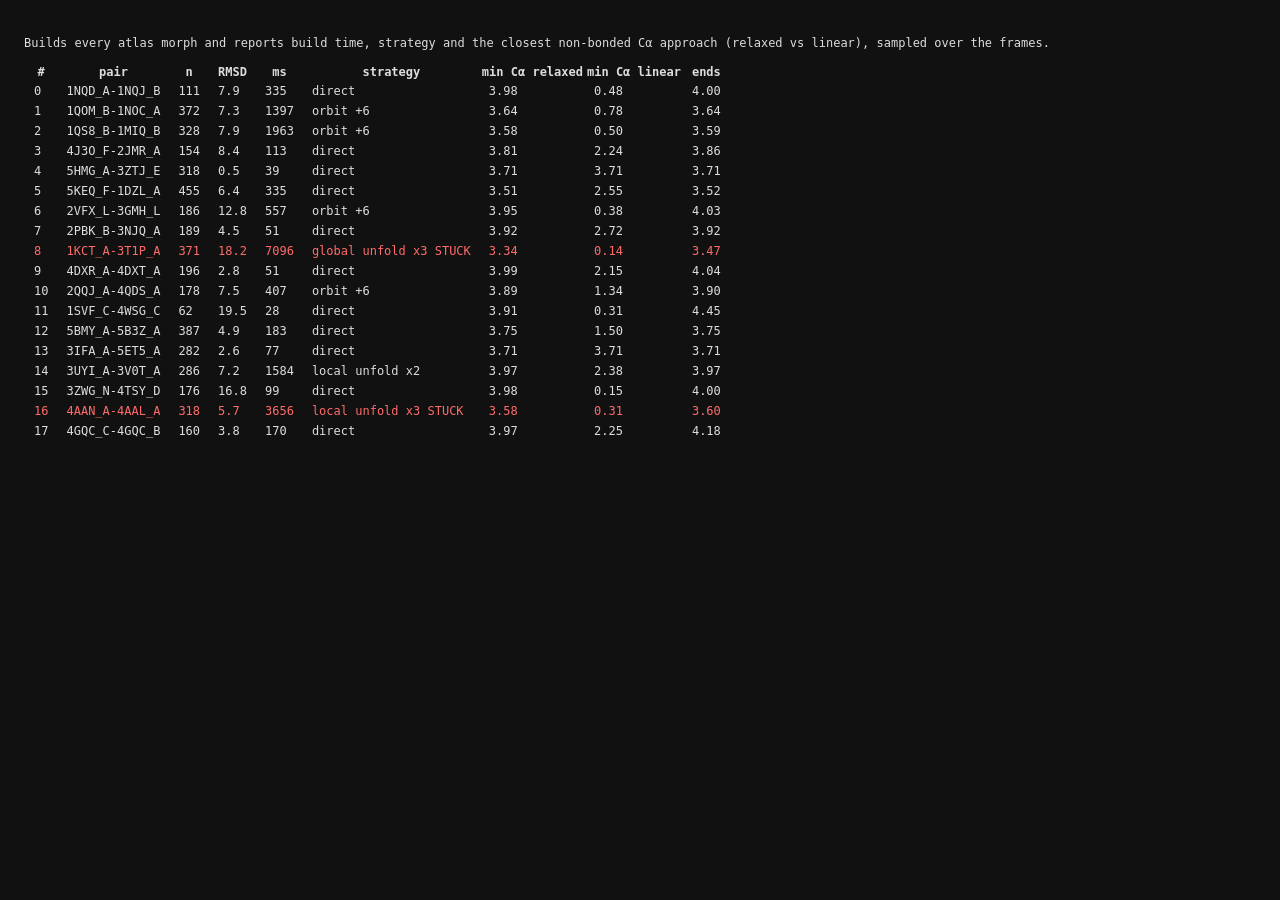
<file: tools/atlas_check.html>
<!doctype html>
<meta charset="utf-8">
<title>Atlas morph check</title>
<style>body{font:12px ui-monospace,monospace;background:#111;color:#ddd;padding:16px}td{padding:2px 8px}.bad{color:#ff6b6b}</style>
<p>Builds every atlas morph and reports build time, strategy and the closest non-bonded Cα approach (relaxed vs linear), sampled over the frames.</p>
<table id="t"><tr><th>#</th><th>pair</th><th>n</th><th>RMSD</th><th>ms</th><th>strategy</th><th>min Cα relaxed</th><th>min Cα linear</th><th>ends</th></tr></table>
<script type="module">
import { ATLAS } from '../data/atlas.js';
import { superpose, buildMorph } from '../js/morph.js';
const rows = [];
window.__res = rows;
// closest non-bonded (|i-j| >= 3) Cα distance over sampled frames
function minCA(frames, n, every = 2) {
  let m = Infinity;
  for (let f = 0; f < frames.length; f += every) {
    const P = frames[f];
    for (let i = 0; i < n; i++) for (let j = i + 3; j < n; j++) {
      const dx = P[i * 3] - P[j * 3], dy = P[i * 3 + 1] - P[j * 3 + 1], dz = P[i * 3 + 2] - P[j * 3 + 2];
      const d = dx * dx + dy * dy + dz * dz; if (d < m) m = d;
    }
  }
  return Math.sqrt(m);
}
const toPts = a => { const o = []; for (let i = 0; i < a.length; i += 3) o.push([a[i], a[i + 1], a[i + 2]]); return o; };
const only = new URLSearchParams(location.search).get('only')?.split(',').map(Number);
for (let k = 0; k < ATLAS.length; k++) {
  if (only && !only.includes(k)) continue;
  await new Promise(r => setTimeout(r, 0));
  const e = ATLAS[k], n = e.seq.length;
  const br = new Array(n).fill(false); for (const i of e.breaks) br[i] = true;
  const { A, B } = superpose(toPts(e.A), toPts(e.B));
  const t0 = performance.now();
  const m = buildMorph(A, B, br);
  const ms = performance.now() - t0;
  const lin = buildMorph(A, B, br, { linear: true, frames: 40 });
  const rmsd = Math.sqrt(m.dispA.reduce((s, d) => s + d * d, 0) / n);
  const ends = Math.min(minCA([m.frames[0]], n), minCA([m.frames.at(-1)], n));
  const r = { k, id: e.id, n, rmsd, ms, strategy: m.strategy + (m.stuck ? ' STUCK' : ''), relaxed: minCA(m.frames, n), linear: minCA(lin.frames, n), ends };
  rows.push(r);
  const tr = document.createElement('tr');
  const bad = r.relaxed < Math.min(2.6, ends - 0.1) || m.stuck;
  if (bad) tr.className = 'bad';
  tr.innerHTML = [k, r.id, n, rmsd.toFixed(1), ms.toFixed(0), r.strategy, r.relaxed.toFixed(2), r.linear.toFixed(2), ends.toFixed(2)].map(v => `<td>${v}</td>`).join('');
  document.getElementById('t').appendChild(tr);
}
window.__done = true;
</script>
</file>
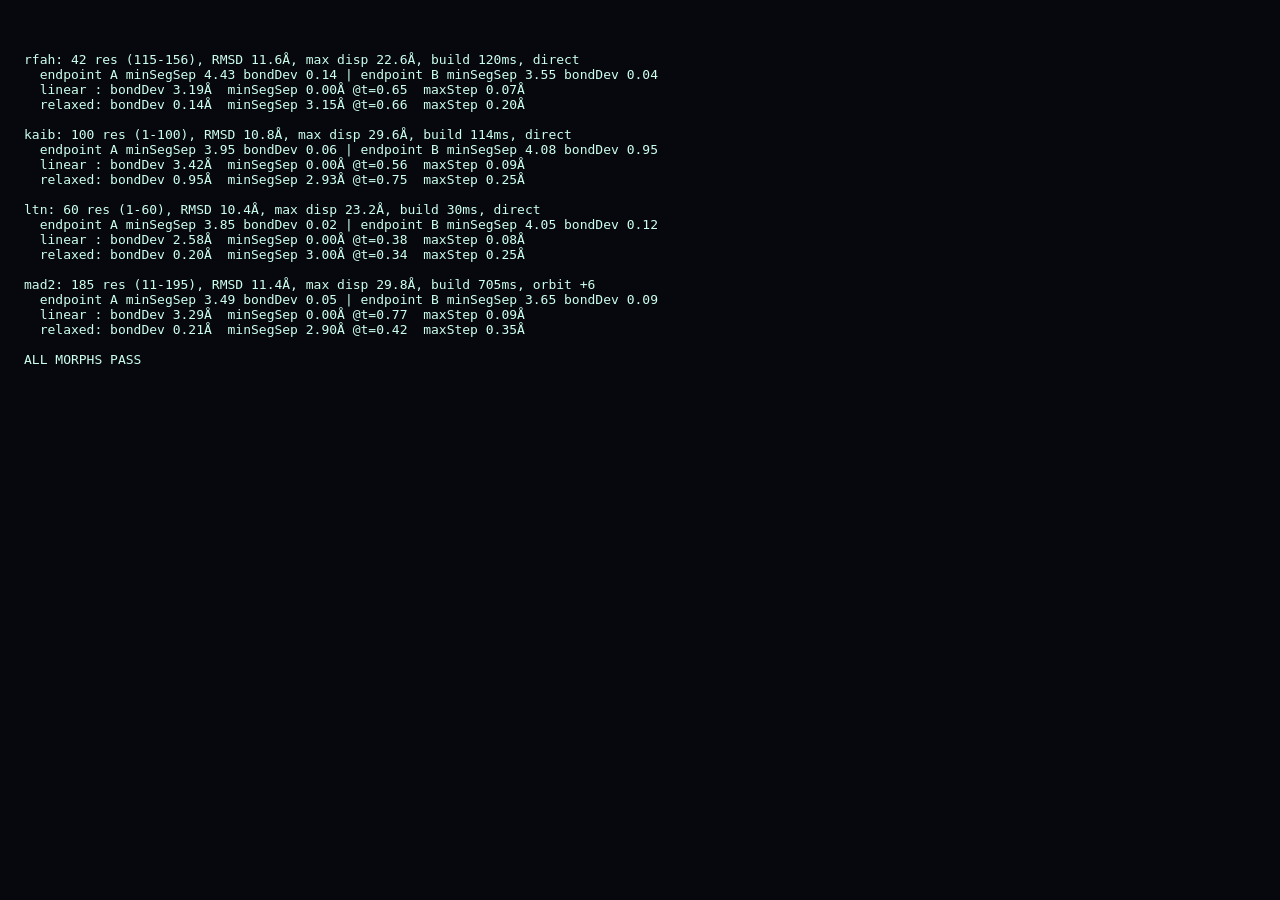
<file: tools/validate.html>
<!doctype html><meta charset="utf-8"><title>Morph validation</title>
<style>body{background:#07080d;color:#cfe;font:13px ui-monospace,monospace;padding:16px}</style>
<pre id="out"></pre>
<script type="module">
const out = document.getElementById('out');
console.log = (...a) => { out.textContent += a.join(' ') + '\n'; };
await import('./validate.js');
document.title = 'done';
</script>
</file>
<file: css/base.css>
/* Shared tokens and components for every Metamorph page */
:root {
  --bg: #ffffff;
  --bg-2: #f6f7f9;
  --bg-3: #eceff2;
  --line: #e3e6ea;
  --line-2: #cdd2d8;
  --text: #15181c;
  --text-2: #3c4450;
  --muted: #6a7380;
  --accent: #1d5c96;
  --accent-2: #174b7b;
  --accent-weak: #eaf1f8;
  --helix: #1f8a8a;
  --strand: #d4890a;
  --coil: #9aa3ad;
  --clash: #d92d20;
  --sans: "IBM Plex Sans", system-ui, -apple-system, "Segoe UI", sans-serif;
  --mono: "IBM Plex Mono", ui-monospace, SFMono-Regular, Menlo, monospace;
  --radius: 6px;
  --wrap: 1320px;
}
* { box-sizing: border-box; }
html { -webkit-text-size-adjust: 100%; }
body { margin: 0; background: var(--bg); color: var(--text); font: 400 15px/1.55 var(--sans); -webkit-font-smoothing: antialiased; font-feature-settings: "tnum" 1; }
a { color: var(--accent); text-decoration: none; }
a:hover { text-decoration: underline; text-underline-offset: 2px; }
code { font: 400 0.92em var(--mono); background: var(--bg-2); border: 1px solid var(--line); border-radius: 4px; padding: 0 4px; }
.sr { position: absolute; width: 1px; height: 1px; overflow: hidden; clip: rect(0 0 0 0); white-space: nowrap; }
.wrap { max-width: var(--wrap); margin: 0 auto; padding: 0 24px; }
:focus-visible { outline: 2px solid var(--accent); outline-offset: 2px; }

/* header / footer */
.site-header { position: sticky; top: 0; z-index: 30; background: rgba(255, 255, 255, 0.96); border-bottom: 1px solid var(--line); backdrop-filter: saturate(1.4) blur(6px); }
.header-row { display: flex; align-items: center; justify-content: space-between; height: 56px; gap: 16px; }
.brand { display: inline-flex; align-items: center; gap: 10px; color: var(--text); font-weight: 600; font-size: 15px; letter-spacing: -0.01em; }
.brand:hover { text-decoration: none; }
.mark { width: 22px; height: 22px; border-radius: 5px; background: var(--text) url("data:image/svg+xml,%3Csvg xmlns='http://www.w3.org/2000/svg' viewBox='0 0 32 32'%3E%3Cpath d='M7 19c2.5-7 5-7 7.5 0s5 7 7.5 0' fill='none' stroke='%23ffffff' stroke-width='2.8' stroke-linecap='round'/%3E%3C/svg%3E") center / 100% no-repeat; }
.nav { display: flex; gap: 4px; }
.nav a { color: var(--text-2); font-size: 14px; padding: 6px 10px; border-radius: var(--radius); }
.nav a:hover { background: var(--bg-2); text-decoration: none; }
.nav a[aria-current="page"] { color: var(--text); font-weight: 500; background: var(--bg-2); }
.site-footer { border-top: 1px solid var(--line); margin-top: 56px; padding: 22px 0 28px; color: var(--muted); font-size: 13px; }
.footer-row { display: flex; justify-content: space-between; gap: 12px; flex-wrap: wrap; }

/* buttons and inputs */
.btn { display: inline-flex; align-items: center; justify-content: center; gap: 6px; height: 36px; padding: 0 14px; border-radius: var(--radius); border: 1px solid var(--line-2); background: var(--bg); color: var(--text); font: 500 14px var(--sans); cursor: pointer; white-space: nowrap; }
.btn:hover { background: var(--bg-2); text-decoration: none; }
.btn.primary { background: var(--accent); border-color: var(--accent); color: #fff; }
.btn.primary:hover { background: var(--accent-2); border-color: var(--accent-2); }
.btn.plain { border-color: transparent; color: var(--accent); padding: 0 8px; }
.btn.plain:hover { background: var(--accent-weak); }
.btn.small { height: 30px; padding: 0 10px; font-size: 13px; }
.btn:disabled { opacity: 0.5; cursor: default; }
input, select { font: inherit; color: inherit; }
input[type=search], input:not([type]), input[type=number], select { height: 36px; border: 1px solid var(--line-2); border-radius: var(--radius); background: var(--bg); padding: 0 10px; font-size: 14px; }
input:focus-visible, select:focus-visible { outline: 2px solid var(--accent); outline-offset: -1px; border-color: var(--accent); }

input[type=range] { -webkit-appearance: none; appearance: none; background: transparent; height: 24px; margin: 0; cursor: pointer; }
input[type=range]::-webkit-slider-runnable-track { height: 4px; background: var(--bg-3); border-radius: 2px; }
input[type=range]::-moz-range-track { height: 4px; background: var(--bg-3); border-radius: 2px; }
input[type=range]::-webkit-slider-thumb { -webkit-appearance: none; width: 16px; height: 16px; margin-top: -6px; border-radius: 50%; background: var(--bg); border: 2px solid var(--accent); }
input[type=range]::-moz-range-thumb { width: 12px; height: 12px; border-radius: 50%; background: var(--bg); border: 2px solid var(--accent); }
input[type=range]:disabled { opacity: 0.4; cursor: default; }

.seg { display: inline-flex; border: 1px solid var(--line-2); border-radius: var(--radius); overflow: hidden; flex: 0 0 auto; }
.seg button { border: 0; background: var(--bg); color: var(--text-2); font: 500 13px var(--sans); padding: 0 10px; height: 30px; cursor: pointer; }
.seg button + button { border-left: 1px solid var(--line-2); }
.seg button.on { background: var(--text); color: #fff; }

.legend { display: inline-flex; align-items: center; gap: 6px; font-size: 12px; color: var(--muted); }
.sw { display: inline-block; width: 12px; height: 8px; border-radius: 2px; margin-left: 6px; }
.sw:first-child { margin-left: 0; }
.sw.helix { background: var(--helix); } .sw.strand { background: var(--strand); } .sw.coil { background: var(--coil); height: 3px; }
.t-helix { color: var(--helix); } .t-strand { color: var(--strand); } .t-coil { color: var(--muted); } .t-clash { color: var(--clash); }
.status { font-size: 13px; color: var(--muted); }
.status.err { color: var(--clash); }
.status.ok { color: #1c7c4a; }
.spinner { width: 14px; height: 14px; border-radius: 50%; border: 2px solid var(--line-2); border-top-color: var(--accent); animation: spin 0.8s linear infinite; }
@keyframes spin { to { transform: rotate(360deg); } }

@media (max-width: 720px) {
  .wrap { padding: 0 16px; }
  .nav a { padding: 6px 7px; font-size: 13px; }
}
</file>
<file: css/style.css>
/* Guide: scrolling text on the left, sticky structure viewer on the right.
   Tokens, header, buttons and inputs come from base.css. */
:root { --stage-w: 50vw; --head: 56px; }
html { scroll-behavior: smooth; }
body { font-size: 16px; line-height: 1.65; }
.header-full { padding: 0 24px; }

.layout { display: grid; grid-template-columns: minmax(0, 1fr) var(--stage-w); }
.essay { grid-column: 1; grid-row: 1; padding: 0 clamp(24px, 5vw, 72px); }
.stage { grid-column: 2; grid-row: 1; position: sticky; top: var(--head); height: calc(100vh - var(--head)); height: calc(100dvh - var(--head)); background: var(--bg-2); border-left: 1px solid var(--line); }
#view { width: 100%; height: 100%; display: block; cursor: grab; touch-action: pan-y; }
#view:active { cursor: grabbing; }

.stage-loading { position: absolute; inset: 0; display: flex; align-items: center; justify-content: center; gap: 10px; font-size: 13px; color: var(--muted); transition: opacity 0.4s; }
.stage-loading span { width: 14px; height: 14px; border-radius: 50%; border: 2px solid var(--line-2); border-top-color: var(--accent); animation: spin 0.8s linear infinite; }
.stage-loading.done { opacity: 0; pointer-events: none; }

.stage-caption { position: absolute; left: 20px; bottom: 18px; pointer-events: none; background: rgba(255, 255, 255, 0.92); border: 1px solid var(--line); border-radius: var(--radius); padding: 10px 14px; }
.cap-name { font-size: 15px; font-weight: 600; line-height: 1.3; }
.cap-state { font-size: 13px; color: var(--muted); margin-top: 2px; }
.cap-state #capState { color: var(--text-2); font-weight: 500; }
.cap-pdb { margin-left: 6px; font-family: var(--mono); font-size: 12px; }
.legend { margin-top: 6px; }
.lg { display: inline-block; width: 12px; height: 8px; border-radius: 2px; margin-left: 8px; }
.lg:first-child { margin-left: 0; }
.lg.helix { background: var(--helix); } .lg.strand { background: var(--strand); } .lg.coil { background: var(--coil); height: 3px; }
.stage-hint { position: absolute; right: 18px; bottom: 18px; font-size: 12px; color: var(--muted); }

/* text column */
.step { min-height: 100vh; display: flex; flex-direction: column; justify-content: center; max-width: 560px; padding: 14vh 0; }
.step.tall { min-height: 230vh; justify-content: flex-start; padding-top: 26vh; }
.hero { min-height: calc(100vh - var(--head)); padding-top: 10vh; }
.kicker { font-size: 13px; font-weight: 500; color: var(--accent); margin: 0 0 12px; }
h1 { font-size: clamp(34px, 3.6vw, 46px); line-height: 1.12; font-weight: 600; letter-spacing: -0.02em; margin: 0 0 18px; }
h2 { font-size: clamp(24px, 2.2vw, 30px); line-height: 1.2; font-weight: 600; letter-spacing: -0.015em; margin: 0 0 14px; }
.lede { font-size: 18px; color: var(--text-2); max-width: 34em; }
.num { font-size: 12px; font-weight: 500; color: var(--muted); margin: 0 0 8px; font-family: var(--mono); }
p { margin: 0 0 14px; color: var(--text-2); }
strong { font-weight: 600; color: var(--text); }
.aside, .aside-inline { color: var(--muted); font-size: 14px; }
.scroll-cue { font-size: 13px; color: var(--muted); margin-top: 28px; }

/* scroll-driven scrub indicator */
.scrub { position: sticky; top: 45vh; display: flex; align-items: center; gap: 12px; margin: 16px 0 22px; font-size: 12px; color: var(--muted); }
.scrub-bar { flex: 1; height: 4px; background: var(--bg-3); border-radius: 2px; overflow: hidden; }
.scrub-bar i { display: block; height: 100%; width: 0; background: var(--accent); }

/* interactive cards */
.card { background: var(--bg); border: 1px solid var(--line); border-radius: var(--radius); padding: 16px; margin: 8px 0 20px; }
.ls-host { margin: -2px 0 8px; }
.landscape { width: 100%; height: auto; display: block; overflow: visible; }
.ls-curve { fill: none; stroke-width: 1.8; stroke-linecap: round; }
.ls-fill { fill: var(--bg-2); }
.ls-ball { stroke: var(--bg); stroke-width: 2; }
.ls-ball.helix { fill: var(--helix); } .ls-ball.strand { fill: var(--strand); }
.ls-barrier { stroke: var(--line-2); stroke-dasharray: 3 4; }
.ls-note { font: 400 7.5px var(--mono); fill: var(--muted); }
.ls-label { font: 500 8.5px var(--sans); }
.ls-label.helix { fill: var(--helix); } .ls-label.strand { fill: var(--strand); }
.ls-axis { font: 400 7px var(--sans); fill: var(--muted); }

.ctrl { display: block; margin: 10px 0 4px; }
.ctrl > span { display: flex; justify-content: space-between; font-size: 13px; color: var(--muted); margin-bottom: 4px; }
.ctrl b { color: var(--text); font-weight: 500; font-family: var(--mono); font-size: 12.5px; }
.ctrl.inline { display: flex; align-items: center; justify-content: space-between; gap: 12px; }
.ctrl.inline > span { margin: 0; }
.ctrl input[type=range] { width: 100%; }
.ctrl-note, .readout { font-size: 13px; color: var(--muted); margin: 8px 0 0; min-height: 1.6em; }

.toggle { display: flex; align-items: center; gap: 10px; cursor: pointer; font-size: 14px; color: var(--text-2); margin: 8px 0 4px; }
.toggle input { appearance: none; -webkit-appearance: none; flex: 0 0 auto; width: 36px; height: 20px; border-radius: 10px; background: var(--line-2); position: relative; cursor: pointer; transition: background 0.15s; margin: 0; }
.toggle input::after { content: ""; position: absolute; top: 2px; left: 2px; width: 16px; height: 16px; border-radius: 50%; background: #fff; transition: transform 0.15s; box-shadow: 0 1px 2px rgba(0, 0, 0, 0.2); }
.toggle input:checked { background: var(--accent); }
.toggle input:checked::after { transform: translateX(16px); }

.row { display: flex; gap: 8px; align-items: center; flex-wrap: wrap; margin: 12px 0 4px; }
.links { display: flex; gap: 8px; flex-wrap: wrap; margin: 6px 0 20px; }
.seg { margin-bottom: 8px; }

.pop { margin-top: 12px; }
.pop-bar { display: flex; height: 8px; border-radius: 2px; overflow: hidden; background: var(--bg-3); }
.pop-bar i { display: block; height: 100%; transition: width 0.3s; }
#popA { background: var(--helix); } #popB { background: var(--strand); }
.pop-labels { display: flex; justify-content: space-between; font-size: 12px; margin-top: 6px; font-weight: 500; }

.wait { display: flex; align-items: center; gap: 10px; font-size: 12px; color: var(--muted); margin-top: 10px; min-height: 18px; }
.wait-bar { flex: 1; height: 4px; background: var(--bg-3); border-radius: 2px; overflow: hidden; }
.wait-bar i { display: block; height: 100%; width: 0; background: var(--accent); }


.refs { margin-top: 6px; font-size: 14px; color: var(--muted); }
.refs summary { cursor: pointer; font-size: 13px; font-weight: 500; color: var(--text-2); }
.refs ul { padding-left: 18px; margin: 10px 0 0; }
.refs li { margin-bottom: 6px; }

.credits { min-height: 0; padding: 10vh 0 14vh; }
.credits dl { display: grid; grid-template-columns: 110px 1fr; gap: 8px 16px; font-size: 14px; margin: 0; color: var(--text-2); }
.credits dt { color: var(--muted); font-size: 13px; }
.credits dd { margin: 0; }

@media (max-width: 860px) {
  :root { --stage-h: 42vh; }
  body { font-size: 15px; }
  .header-full { padding: 0 16px; }
  .layout { display: block; }
  .stage { position: sticky; top: var(--head); height: var(--stage-h); z-index: 5; border-left: 0; border-bottom: 1px solid var(--line); }
  .essay { padding: 0 16px; }
  .step { min-height: 75vh; padding: 7vh 0; max-width: none; justify-content: flex-start; }
  .step.tall { min-height: 170vh; padding-top: 5vh; }
  .scrub { top: calc(var(--head) + var(--stage-h) + 10px); background: var(--bg); padding: 8px 0; margin: 10px 0 16px; }
  .hero { min-height: 50vh; padding-top: 5vh; }
  h1 { font-size: 30px; }
  h2 { font-size: 23px; }
  .stage-caption { left: 10px; bottom: 10px; padding: 7px 10px; }
  .cap-name { font-size: 14px; }
  .legend, .stage-hint { display: none; }
  .credits dl { grid-template-columns: 1fr; gap: 2px; }
  .credits dd { margin-bottom: 10px; }
}
@media (prefers-reduced-motion: reduce) { html { scroll-behavior: auto; } }
</file>
<file: css/atlas.css>
/* Fold-switching protein atlas */
.intro { padding-top: 36px; padding-bottom: 28px; }
.intro h1 { font-size: 30px; line-height: 1.2; font-weight: 600; letter-spacing: -0.015em; margin: 0 0 10px; }
.intro-text { max-width: 760px; color: var(--text-2); font-size: 16px; margin: 0 0 22px; }
.actions { display: flex; flex-wrap: wrap; gap: 8px; }

/* workspace: table left, detail right */
.workspace { display: grid; grid-template-columns: minmax(0, 1fr) minmax(420px, 560px); gap: 24px; align-items: start; }
.browser { min-width: 0; border: 1px solid var(--line); border-radius: var(--radius); overflow: hidden; }
.toolbar { display: flex; flex-wrap: wrap; align-items: center; gap: 8px; padding: 10px; border-bottom: 1px solid var(--line); background: var(--bg-2); }
.search { position: relative; flex: 1 1 260px; min-width: 0; }
.search svg { position: absolute; left: 10px; top: 50%; width: 16px; height: 16px; transform: translateY(-50%); fill: none; stroke: var(--muted); stroke-width: 1.6; stroke-linecap: round; }
.search input { width: 100%; padding-left: 32px; }
.select select { padding-right: 28px; }
.result-count { font-size: 13px; color: var(--muted); margin-left: auto; padding: 0 4px; }

.table-scroll { max-height: calc(100vh - 56px - 64px - 24px); overflow: auto; }
.pairs { width: 100%; border-collapse: collapse; font-size: 14px; }
.pairs thead th { position: sticky; top: 0; z-index: 1; background: var(--bg); border-bottom: 1px solid var(--line-2); text-align: left; font-weight: 500; font-size: 12px; color: var(--muted); padding: 0; white-space: nowrap; }
.pairs thead button { all: unset; display: block; padding: 9px 10px; cursor: pointer; }
.pairs thead button:hover { color: var(--text); }
.pairs thead button:focus-visible { outline: 2px solid var(--accent); outline-offset: -2px; }
.pairs thead button[aria-sort]::after { content: ""; display: inline-block; margin-left: 5px; border: 4px solid transparent; vertical-align: 1px; }
.pairs thead button[aria-sort="ascending"]::after { border-bottom-color: currentColor; border-top-width: 0; }
.pairs thead button[aria-sort="descending"]::after { border-top-color: currentColor; border-bottom-width: 0; }
.pairs td { padding: 8px 10px; border-bottom: 1px solid var(--line); vertical-align: middle; }
.pairs tbody tr { cursor: pointer; }
.pairs tbody tr:hover { background: var(--bg-2); }
.pairs tbody tr.on { background: var(--accent-weak); box-shadow: inset 3px 0 0 var(--accent); }
.pairs tbody tr:focus-visible { outline: 2px solid var(--accent); outline-offset: -2px; }
.c-glyph { width: 56px; padding-right: 0 !important; }
.glyph { display: block; width: 44px; height: 20px; }
.c-name .nm { font-weight: 500; line-height: 1.3; }
.c-name .org { font-size: 12px; color: var(--muted); font-style: italic; margin-top: 1px; }
.c-pdb { font-family: var(--mono); font-size: 13px; white-space: nowrap; }
.c-pdb small { color: var(--muted); font-size: 12px; }
.c-num { text-align: right; font-family: var(--mono); font-size: 13px; color: var(--text-2); }
.pairs thead .c-num button { text-align: right; }
.c-type { white-space: nowrap; font-size: 13px; color: var(--text-2); }
.pairs tr.custom .nm::after { content: "your comparison"; margin-left: 8px; font-size: 11px; font-weight: 500; color: var(--accent); border: 1px solid currentColor; border-radius: 3px; padding: 0 4px; }
.empty td { color: var(--muted); text-align: center; padding: 28px; cursor: default; }

/* detail panel */
.detail { position: sticky; top: 72px; border: 1px solid var(--line); border-radius: var(--radius); padding: 16px; min-width: 0; }
.detail-head { display: flex; justify-content: space-between; align-items: flex-start; gap: 12px; margin-bottom: 12px; }
.detail-head h2 { font-size: 18px; line-height: 1.3; font-weight: 600; margin: 0; }
.d-org { margin: 2px 0 0; font-size: 13px; color: var(--muted); font-style: italic; }
.d-pair { font: 400 12px var(--mono); color: var(--muted); white-space: nowrap; padding-top: 3px; }
.viewport { position: relative; aspect-ratio: 16 / 11; background: var(--bg-2); border: 1px solid var(--line); border-radius: var(--radius); overflow: hidden; }
.viewport canvas { position: absolute; inset: 0; width: 100%; height: 100%; display: block; cursor: grab; touch-action: pan-y; }
.viewport canvas:active { cursor: grabbing; }
.vp-state { position: absolute; left: 10px; top: 10px; font-size: 12px; background: var(--bg); border: 1px solid var(--line); border-radius: 4px; padding: 3px 8px; color: var(--text-2); pointer-events: none; }
.vp-state b { font-weight: 600; }
.vp-hint { position: absolute; right: 10px; bottom: 8px; font-size: 11px; color: var(--muted); pointer-events: none; }
.computing { position: absolute; inset: 0; display: flex; align-items: center; justify-content: center; gap: 10px; font-size: 13px; color: var(--text-2); background: rgba(246, 247, 249, 0.82); }
.computing[hidden] { display: none; }

.controls { display: flex; align-items: center; gap: 10px; margin: 10px 0 14px; flex-wrap: wrap; }
.icon-btn { flex: 0 0 auto; width: 30px; height: 30px; border-radius: var(--radius); border: 1px solid var(--line-2); background: var(--bg); cursor: pointer; display: inline-flex; align-items: center; justify-content: center; }
.icon-btn svg { width: 14px; height: 14px; fill: var(--text); }
.icon-btn:hover { background: var(--bg-2); }
.controls input[type=range] { flex: 1 1 120px; min-width: 100px; }
.pct { font: 400 12px var(--mono); color: var(--muted); width: 34px; text-align: right; }

.block-title { display: flex; justify-content: space-between; align-items: center; gap: 10px; font-size: 12px; font-weight: 500; color: var(--text-2); margin-bottom: 6px; }
.track-block { margin-bottom: 14px; }
.track-wrap { display: flex; gap: 8px; }
.track-rows { flex: 0 0 52px; display: flex; flex-direction: column; justify-content: space-around; font-size: 11px; color: var(--muted); }
.track { flex: 1 1 auto; min-width: 0; height: 72px; display: block; }
.track-axis { display: flex; justify-content: space-between; font: 400 11px var(--mono); color: var(--muted); margin: 4px 0 0 60px; }
#tRegion { color: var(--text-2); }

.meta { width: 100%; border-collapse: collapse; font-size: 13px; margin-bottom: 12px; }
.meta th { text-align: left; font-weight: 400; color: var(--muted); padding: 6px 12px 6px 0; width: 132px; vertical-align: top; white-space: nowrap; }
.meta td { padding: 6px 0; border-top: 1px solid var(--line); }
.meta tr:first-child td, .meta tr:first-child th { border-top: 0; }
.meta th { border-top: 1px solid var(--line); }
.meta .mono { font-family: var(--mono); font-size: 12.5px; }
.meta .sub { color: var(--muted); }
.meta .warn { color: #a15c00; }

.region-seq { font: 400 12px/1.6 var(--mono); overflow-x: auto; white-space: nowrap; border: 1px solid var(--line); border-radius: var(--radius); padding: 8px 10px; background: var(--bg-2); }
.region-seq .row { display: block; }
.region-seq .lab { display: inline-block; width: 64px; color: var(--muted); font-family: var(--sans); font-size: 11px; }
.region-seq .r { display: inline-block; width: 1.1em; text-align: center; color: var(--muted); }
.region-seq .r.in { color: var(--text); }
.region-seq .r.h { color: var(--helix); } .region-seq .r.e { color: var(--strand); }
.region-seq .r.out { opacity: 0.4; }

/* lower sections */
.section { padding-top: 48px; }
.section + .section { border-top: 0; }
.section-grid { display: grid; grid-template-columns: minmax(0, 360px) minmax(0, 1fr); gap: 40px; padding-top: 32px; border-top: 1px solid var(--line); }
.section h2 { font-size: 20px; font-weight: 600; letter-spacing: -0.01em; margin: 0 0 8px; }
.section p { color: var(--text-2); margin: 0 0 12px; max-width: 68ch; }
.section .note { font-size: 13px; color: var(--muted); margin-top: 14px; }
.prose p { max-width: 75ch; }
.prose b { color: var(--text); font-weight: 600; }
.fields { width: 100%; border-collapse: collapse; font-size: 13px; align-self: start; }
.fields th { text-align: left; font-weight: 500; color: var(--muted); font-size: 12px; padding: 0 12px 8px 0; border-bottom: 1px solid var(--line-2); }
.fields td { padding: 7px 12px 7px 0; border-bottom: 1px solid var(--line); vertical-align: top; color: var(--text-2); }
.fields td:first-child { font-family: var(--mono); font-size: 12.5px; color: var(--text); white-space: nowrap; }


.cite-block { align-self: start; }
.refs { margin: 0 0 12px; padding-left: 20px; color: var(--text-2); font-size: 14px; }
.refs li { margin-bottom: 8px; padding-left: 4px; }

@media (max-width: 1080px) {
  .workspace { grid-template-columns: 1fr; }
  .detail { position: static; order: -1; }
  .table-scroll { max-height: none; }
  .section-grid { grid-template-columns: 1fr; gap: 16px; }
}
@media (max-width: 720px) {
  .intro { padding-top: 22px; }
  .intro h1 { font-size: 24px; }
  .intro-text { font-size: 15px; }
  .nav a[href^="#"] { display: none; }
  .c-b, .c-num { display: none; }
  .c-glyph { width: 50px; }
  .c-type { white-space: normal; }
  .pairs td, .pairs thead button { padding-left: 8px; padding-right: 8px; }
  .detail { padding: 12px; border-left: 0; border-right: 0; border-radius: 0; margin: 0 -16px; }
  .detail-head { flex-direction: column; gap: 2px; }
  .d-pair { padding-top: 0; }
  .viewport { aspect-ratio: 1 / 0.9; }
  .controls .seg button { padding: 0 8px; }
  .meta th { width: 104px; }
}
section[id] { scroll-margin-top: 64px; }
</file>
